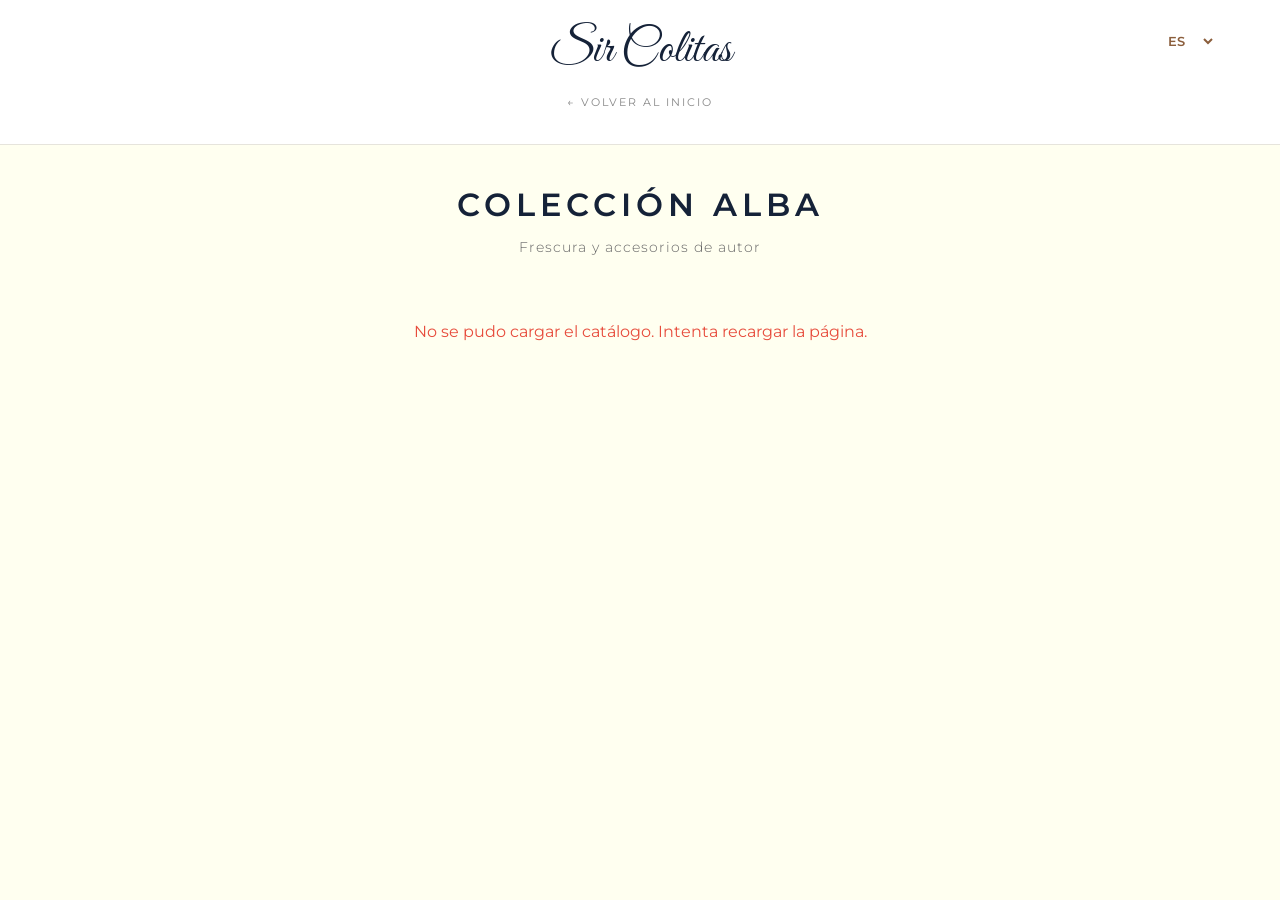
<file: alba.html>
<!DOCTYPE html>
<html lang="es">
<head>
    <meta charset="UTF-8">
    <meta name="viewport" content="width=device-width, initial-scale=1.0">
    <title>Colección Alba - Sir Colitas</title>
    <link href="https://fonts.googleapis.com/css2?family=Great+Vibes&family=Montserrat:wght@300;400;600&display=swap" rel="stylesheet">
    <link rel="stylesheet" href="estilos.css">
</head>
<body>

<header>
    <div class="lang-floater">
        <select id="lang-selector" class="lang-select" onchange="changeLanguage(this.value)">
            <option value="es">ES</option>
            <option value="en">EN</option>
        </select>
    </div>

    <a href="index.html" class="logo-text" style="text-decoration: none;">
        Sir Colitas
    </a>
    <div class="back-nav">
        <a href="index.html" data-i18n="back_home">&larr; Volver al Inicio</a>
    </div>
</header>

<div class="container">
    <h1 class="page-title" data-i18n="page_title">Colección Alba</h1>
    <p class="page-subtitle" data-i18n="page_subtitle">Frescura y accesorios</p>

    <div id="products-container" class="products-grid">
        <p style="text-align:center; color:#888; grid-column: 1/-1;">Cargando productos...</p>
    </div>
</div>

<div id="cart-bar" class="cart-bar">
    <div><span data-i18n="cart_text">Productos en selección:</span> <span id="cart-count">0</span></div>
    <a href="carrito.html" class="btn-go-cart" data-i18n="go_cart">Ir al Carrito</a>
</div>

<script src="carrito.js"></script>
<script src="catalogo.js"></script>
<script>
    const translations = {
        'es': {
            'back_home': '← Volver al Inicio',
            'page_title': 'Colección Alba',
            'page_subtitle': 'Frescura y accesorios de autor',
            'choose_size': 'Elegir Talla:',
            'quantity': 'Cantidad:',
            'add_btn': 'Añadir al pedido',
            'size_guide': 'Ver Guía de Tallas',
            'cart_text': 'Productos en selección:',
            'go_cart': 'Ir al Carrito',
            'alert_added': '¡Agregado!',
            'size_prefix': 'Talla'
        },
        'en': {
            'back_home': '← Back to Home',
            'page_title': 'Alba Collection',
            'page_subtitle': 'Freshness and signature accessories',
            'choose_size': 'Choose Size:',
            'quantity': 'Quantity:',
            'add_btn': 'Add to Order',
            'size_guide': 'View Size Guide',
            'cart_text': 'Items in selection:',
            'go_cart': 'Go to Cart',
            'alert_added': 'Added!',
            'size_prefix': 'Size'
        }
    };

    document.addEventListener('DOMContentLoaded', () => {
        loadCatalog('alba', 'Colección Alba');
    });
</script>
</body>
</html>
</file>
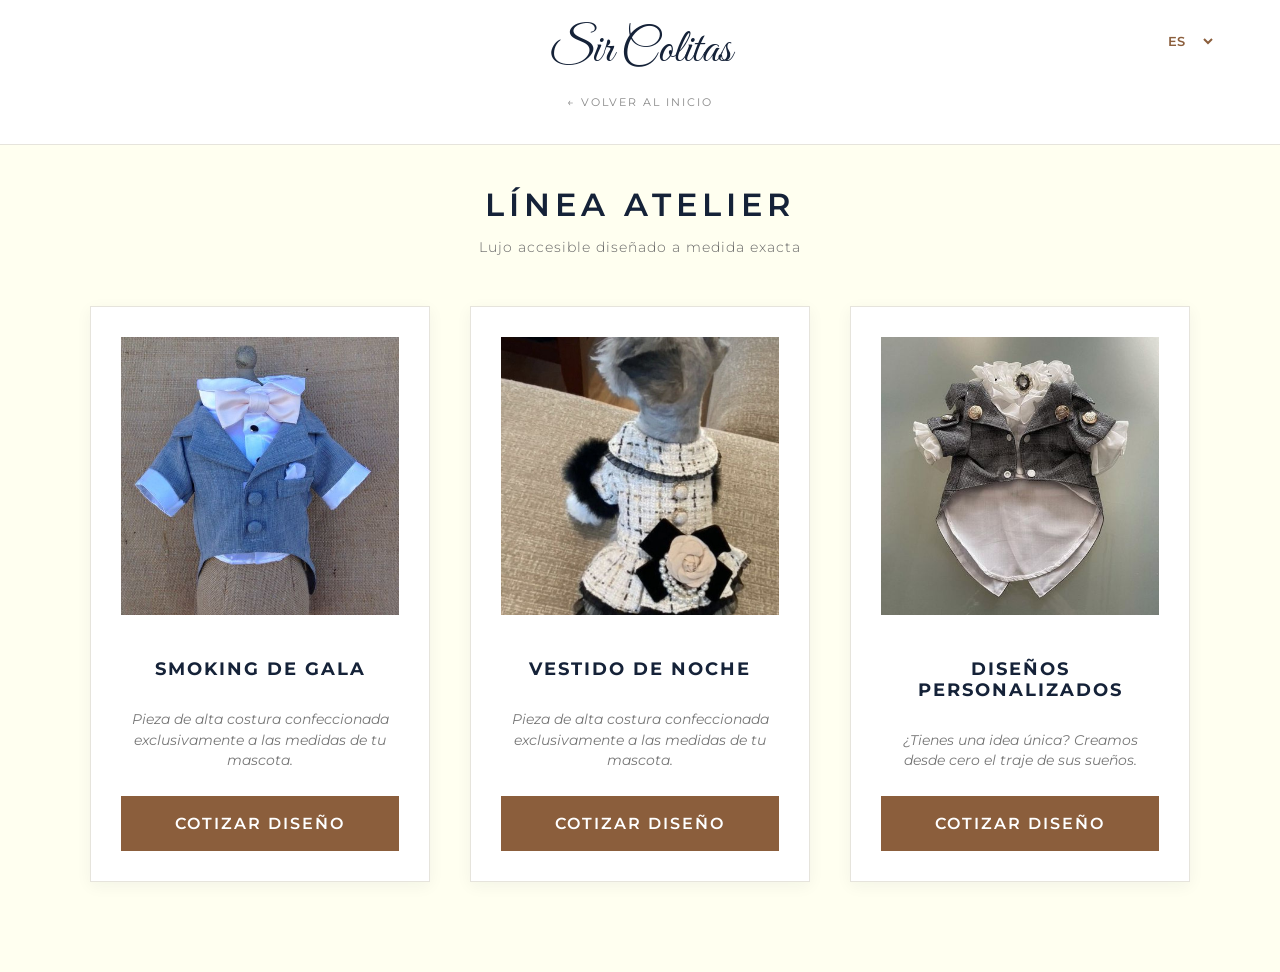
<file: atelier.html>
<!DOCTYPE html>
<html lang="es">
<head>
    <meta charset="UTF-8">
    <meta name="viewport" content="width=device-width, initial-scale=1.0">
    <title>Línea Atelier - Sir Colitas</title>
    <link href="https://fonts.googleapis.com/css2?family=Great+Vibes&family=Montserrat:wght@300;400;600&display=swap" rel="stylesheet">
    <link rel="stylesheet" href="estilos.css">
    <style>
        /* Ajustes propios de la página Atelier */
        body { padding-bottom: 50px; }

        .products-grid { justify-content: center; }

        .product-card {
            padding: 30px;
            display: flex;
            flex-direction: column;
            justify-content: space-between;
        }
        .product-card:hover { box-shadow: 0 10px 30px rgba(21, 34, 56, 0.1); }
        .product-card img { margin-bottom: 25px; }
        .product-card h3 { font-size: 1.1rem; letter-spacing: 2px; color: var(--oxford-blue); }

        .quote-msg {
            font-size: 0.85rem;
            color: #777;
            font-style: italic;
            margin: 10px 0 25px;
            line-height: 1.5;
            min-height: 40px;
        }

        .btn-quote {
            background: var(--leather-brown); color: white; border: none; padding: 18px;
            cursor: pointer; text-transform: uppercase; font-weight: 600; width: 100%;
            letter-spacing: 2px; transition: 0.3s; text-decoration: none; display: block;
            box-sizing: border-box;
        }
        .btn-quote:hover { background: var(--oxford-blue); }
    </style>
</head>
<body>

<header>
    <div class="lang-floater">
        <select id="lang-selector" class="lang-select" onchange="changeLanguage(this.value)">
            <option value="es">ES</option>
            <option value="en">EN</option>
        </select>
    </div>

    <a href="index.html" class="logo-text" style="text-decoration: none;">
        Sir Colitas
    </a>
    <div class="back-nav">
        <a href="index.html" data-i18n="back_home">&larr; Volver al Inicio</a>
    </div>
</header>

<div class="container">
    <h1 class="page-title" data-i18n="page_title">Línea Atelier</h1>
    <p class="page-subtitle" data-i18n="page_subtitle">Lujo accesible diseñado a medida exacta</p>

    <div class="products-grid">

        <div class="product-card">
            <img src="Smoking1.jpg" alt="Smoking" onerror="this.src='https://placehold.co/400x400/152238/F9F8F4/png?text=SMOKING'">
            <h3 data-i18n="prod_smoking">Smoking de Gala</h3>
            <p class="quote-msg" data-i18n="quote_text">
                Pieza de alta costura confeccionada exclusivamente a las medidas de tu mascota.
            </p>
            <a href="#" class="btn-quote" onclick="contactQuote('Smoking de Gala')" data-i18n="btn_quote">
                Cotizar Diseño
            </a>
        </div>

        <div class="product-card">
            <img src="Chanel 1.jpg" alt="Vestidos">
            <h3 data-i18n="prod_dress">Vestidos</h3>
            <p class="quote-msg" data-i18n="quote_text">
                Pieza de alta costura confeccionada exclusivamente a las medidas de tu mascota.
            </p>
            <a href="#" class="btn-quote" onclick="contactQuote('Vestidos')" data-i18n="btn_quote">
                Cotizar Diseño
            </a>
        </div>

        <div class="product-card">
            <img src="Traje europeo.jpg" alt="Diseño Personalizado">
            <h3 data-i18n="prod_custom">Diseños Personalizados</h3>
            <p class="quote-msg" data-i18n="quote_text_custom">
                ¿Tienes una idea única? Creamos desde cero el traje de sus sueños.
            </p>
            <a href="#" class="btn-quote" onclick="contactQuote('Diseño Personalizado')" data-i18n="btn_quote">
                Cotizar Diseño
            </a>
        </div>

    </div>
</div>

<script src="carrito.js"></script>
<script>
    const translations = {
        'es': {
            'back_home': '← Volver al Inicio',
            'page_title': 'Línea Atelier',
            'page_subtitle': 'Lujo accesible diseñado a medida exacta',
            'prod_smoking': 'Smoking de Gala',
            'prod_dress': 'Vestido de Noche',
            'prod_custom': 'Diseños Personalizados',
            'quote_text': 'Pieza de alta costura confeccionada exclusivamente a las medidas de tu mascota.',
            'quote_text_custom': '¿Tienes una idea única? Creamos desde cero el traje de sus sueños.',
            'btn_quote': 'Cotizar Diseño'
        },
        'en': {
            'back_home': '← Back to Home',
            'page_title': 'Atelier Line',
            'page_subtitle': 'Accessible luxury designed to exact measure',
            'prod_smoking': 'Gala Tuxedo',
            'prod_dress': 'Evening Dress',
            'prod_custom': 'Custom Designs',
            'quote_text': 'Haute couture piece tailored exclusively to your pet\'s measurements.',
            'quote_text_custom': 'Have a unique idea? We create the outfit of their dreams from scratch.',
            'btn_quote': 'Request Quote'
        }
    };

    function contactQuote(productName) {
        const lang = localStorage.getItem('sirColitasLang') || 'es';

        let finalName = productName;
        if (lang === 'en') {
            if (productName === 'Smoking de Gala') finalName = 'Gala Tuxedo';
            if (productName === 'Vestido de Noche') finalName = 'Evening Dress';
            if (productName === 'Diseño Personalizado') finalName = 'Custom Design';
        }

        let message = "";
        if (lang === 'es') {
            message = `Hola Sir Colitas, estoy interesado en cotizar una pieza de la Línea Atelier: *${finalName}* a medida.`;
        } else {
            message = `Hello Sir Colitas, I am interested in quoting a bespoke piece from the Atelier Line: *${finalName}*.`;
        }

        const url = "https://wa.me/51961743825?text=" + encodeURIComponent(message);
        window.open(url, '_blank');
    }
</script>
</body>
</html>
</file>
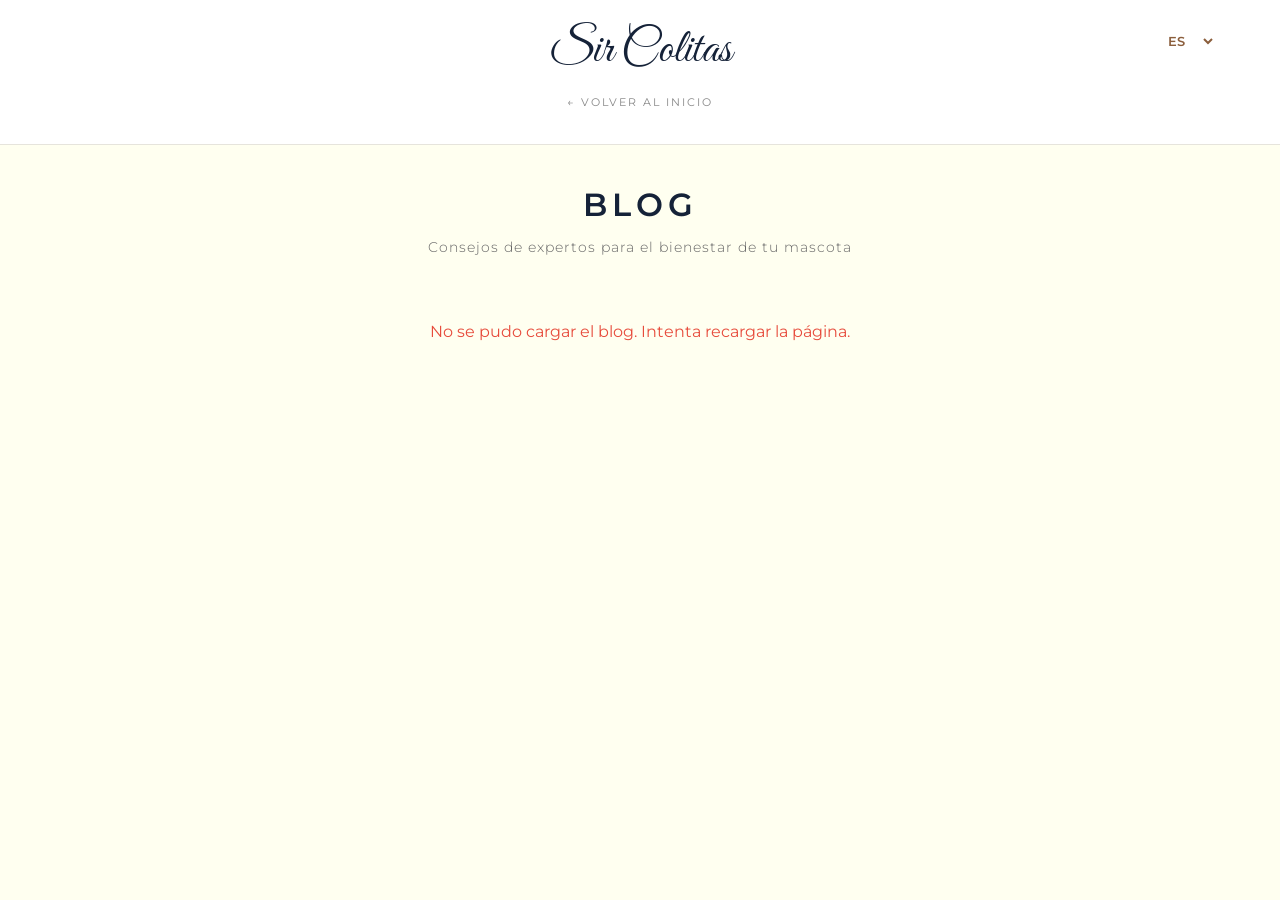
<file: blog.html>
<!DOCTYPE html>
<html lang="es">
<head>
    <meta charset="UTF-8">
    <meta name="viewport" content="width=device-width, initial-scale=1.0">
    <title>Blog - Sir Colitas</title>
    <link href="https://fonts.googleapis.com/css2?family=Great+Vibes&family=Montserrat:wght@300;400;600&display=swap" rel="stylesheet">
    <link rel="stylesheet" href="estilos.css">
</head>
<body>

<header>
    <div class="lang-floater">
        <select id="lang-selector" class="lang-select" onchange="changeLanguage(this.value)">
            <option value="es">ES</option>
            <option value="en">EN</option>
        </select>
    </div>

    <a href="index.html" class="logo-text" style="text-decoration: none;">
        Sir Colitas
    </a>
    <div class="back-nav">
        <a href="index.html" data-i18n="back_home">&larr; Volver al Inicio</a>
    </div>
</header>

<div class="container">
    <h1 class="page-title" data-i18n="page_title">Blog</h1>
    <p class="page-subtitle" data-i18n="page_subtitle">Consejos de expertos para el bienestar de tu mascota</p>

    <div id="posts-container" class="posts-grid">
        <p style="text-align:center; color:#888; grid-column: 1/-1;" data-i18n="loading">Cargando artículos...</p>
    </div>
</div>

<script src="carrito.js"></script>
<script src="catalogo.js"></script>
<script src="blog.js"></script>
<script>
    const translations = {
        'es': {
            'back_home': '← Volver al Inicio',
            'page_title': 'Blog',
            'page_subtitle': 'Consejos de expertos para el bienestar de tu mascota',
            'loading': 'Cargando artículos...',
            'no_posts': 'Todavía no hay artículos publicados. ¡Vuelve pronto!',
            'read_more': 'Leer más',
            'read_less': 'Leer menos'
        },
        'en': {
            'back_home': '← Back to Home',
            'page_title': 'Blog',
            'page_subtitle': 'Expert advice for your pet\'s wellbeing',
            'loading': 'Loading articles...',
            'no_posts': 'No articles published yet. Check back soon!',
            'read_more': 'Read more',
            'read_less': 'Read less'
        }
    };

    document.addEventListener('DOMContentLoaded', loadBlog);
</script>
</body>
</html>
</file>
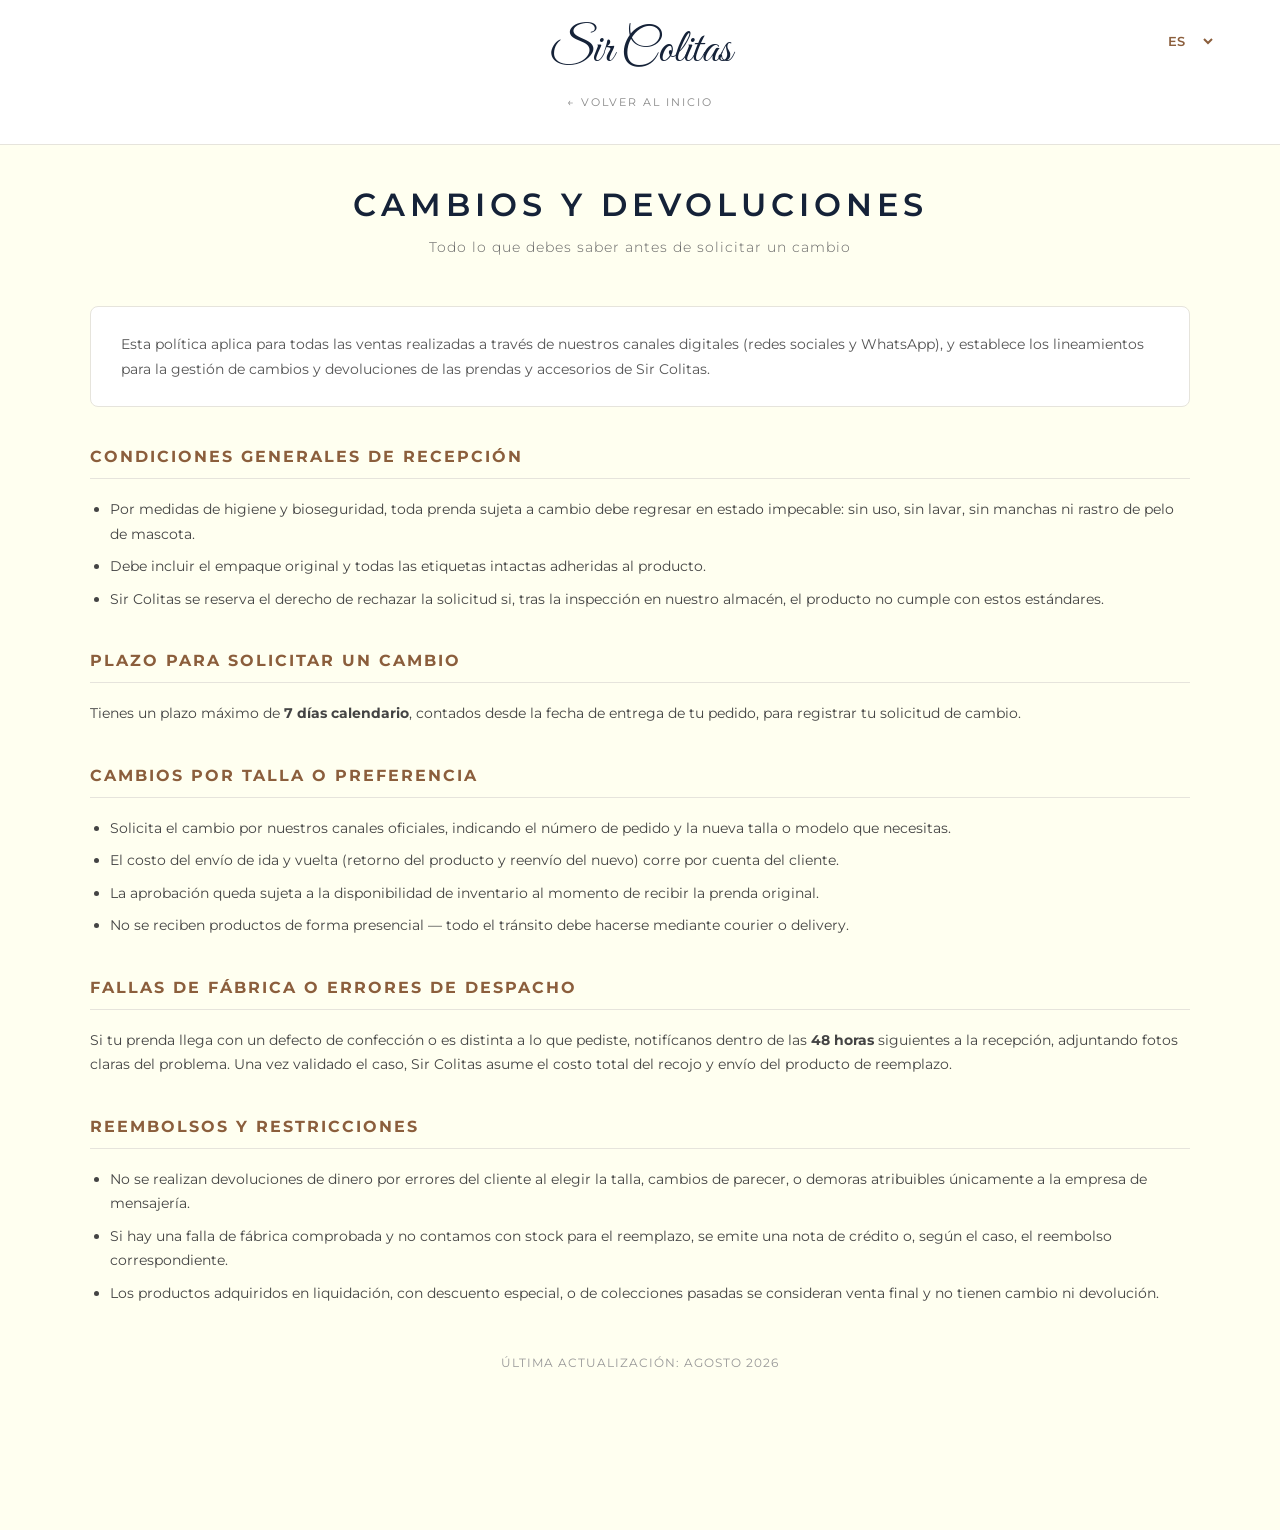
<file: cambios-devoluciones.html>
<!DOCTYPE html>
<html lang="es">
<head>
    <meta charset="UTF-8">
    <meta name="viewport" content="width=device-width, initial-scale=1.0">
    <title>Cambios y Devoluciones - Sir Colitas</title>
    <link href="https://fonts.googleapis.com/css2?family=Great+Vibes&family=Montserrat:wght@300;400;600&display=swap" rel="stylesheet">
    <link rel="stylesheet" href="estilos.css">
    <style>
        .policy-section { margin-bottom: 40px; }
        .policy-section h2 {
            font-size: 1rem; text-transform: uppercase; letter-spacing: 2px;
            color: var(--leather-brown); border-bottom: 1px solid var(--border-color);
            padding-bottom: 12px; margin-bottom: 18px;
        }
        .policy-section p, .policy-section li { font-size: 0.9rem; color: #444; line-height: 1.7; }
        .policy-section ul { padding-left: 20px; margin: 10px 0; }
        .policy-section li { margin-bottom: 8px; }
        .policy-intro {
            background: var(--white); border: 1px solid var(--border-color); border-radius: 8px;
            padding: 25px 30px; margin-bottom: 40px; font-size: 0.9rem; color: #555; line-height: 1.7;
        }
        .policy-updated { text-align: center; font-size: 0.75rem; color: #999; margin-top: 50px; letter-spacing: 1px; text-transform: uppercase; }
    </style>
</head>
<body>

<header>
    <div class="lang-floater">
        <select id="lang-selector" class="lang-select" onchange="changeLanguage(this.value)">
            <option value="es">ES</option>
            <option value="en">EN</option>
        </select>
    </div>

    <a href="index.html" class="logo-text" style="text-decoration: none;">
        Sir Colitas
    </a>
    <div class="back-nav">
        <a href="index.html" data-i18n="back_home">&larr; Volver al Inicio</a>
    </div>
</header>

<div class="container">
    <h1 class="page-title" data-i18n="page_title">Cambios y Devoluciones</h1>
    <p class="page-subtitle" data-i18n="page_subtitle">Todo lo que debes saber antes de solicitar un cambio</p>

    <div class="policy-intro" data-i18n="intro">
        Esta política aplica para todas las ventas realizadas a través de nuestros canales digitales (redes sociales y WhatsApp), y establece los lineamientos para la gestión de cambios y devoluciones de las prendas y accesorios de Sir Colitas.
    </div>

    <div class="policy-section">
        <h2 data-i18n="s1_title">Condiciones generales de recepción</h2>
        <ul>
            <li data-i18n="s1_1">Por medidas de higiene y bioseguridad, toda prenda sujeta a cambio debe regresar en estado impecable: sin uso, sin lavar, sin manchas ni rastro de pelo de mascota.</li>
            <li data-i18n="s1_2">Debe incluir el empaque original y todas las etiquetas intactas adheridas al producto.</li>
            <li data-i18n="s1_3">Sir Colitas se reserva el derecho de rechazar la solicitud si, tras la inspección en nuestro almacén, el producto no cumple con estos estándares.</li>
        </ul>
    </div>

    <div class="policy-section">
        <h2 data-i18n="s2_title">Plazo para solicitar un cambio</h2>
        <p data-i18n="s2_1">Tienes un plazo máximo de <strong>7 días calendario</strong>, contados desde la fecha de entrega de tu pedido, para registrar tu solicitud de cambio.</p>
    </div>

    <div class="policy-section">
        <h2 data-i18n="s3_title">Cambios por talla o preferencia</h2>
        <ul>
            <li data-i18n="s3_1">Solicita el cambio por nuestros canales oficiales, indicando el número de pedido y la nueva talla o modelo que necesitas.</li>
            <li data-i18n="s3_2">El costo del envío de ida y vuelta (retorno del producto y reenvío del nuevo) corre por cuenta del cliente.</li>
            <li data-i18n="s3_3">La aprobación queda sujeta a la disponibilidad de inventario al momento de recibir la prenda original.</li>
            <li data-i18n="s3_4">No se reciben productos de forma presencial — todo el tránsito debe hacerse mediante courier o delivery.</li>
        </ul>
    </div>

    <div class="policy-section">
        <h2 data-i18n="s4_title">Fallas de fábrica o errores de despacho</h2>
        <p data-i18n="s4_1">Si tu prenda llega con un defecto de confección o es distinta a lo que pediste, notifícanos dentro de las <strong>48 horas</strong> siguientes a la recepción, adjuntando fotos claras del problema. Una vez validado el caso, Sir Colitas asume el costo total del recojo y envío del producto de reemplazo.</p>
    </div>

    <div class="policy-section">
        <h2 data-i18n="s5_title">Reembolsos y restricciones</h2>
        <ul>
            <li data-i18n="s5_1">No se realizan devoluciones de dinero por errores del cliente al elegir la talla, cambios de parecer, o demoras atribuibles únicamente a la empresa de mensajería.</li>
            <li data-i18n="s5_2">Si hay una falla de fábrica comprobada y no contamos con stock para el reemplazo, se emite una nota de crédito o, según el caso, el reembolso correspondiente.</li>
            <li data-i18n="s5_3">Los productos adquiridos en liquidación, con descuento especial, o de colecciones pasadas se consideran venta final y no tienen cambio ni devolución.</li>
        </ul>
    </div>

    <p class="policy-updated" data-i18n="updated">Última actualización: Agosto 2026</p>
</div>

<script src="carrito.js"></script>
<script>
    const translations = {
        'es': {
            'back_home': '← Volver al Inicio',
            'page_title': 'Cambios y Devoluciones',
            'page_subtitle': 'Todo lo que debes saber antes de solicitar un cambio',
            'intro': 'Esta política aplica para todas las ventas realizadas a través de nuestros canales digitales (redes sociales y WhatsApp), y establece los lineamientos para la gestión de cambios y devoluciones de las prendas y accesorios de Sir Colitas.',
            's1_title': 'Condiciones generales de recepción',
            's1_1': 'Por medidas de higiene y bioseguridad, toda prenda sujeta a cambio debe regresar en estado impecable: sin uso, sin lavar, sin manchas ni rastro de pelo de mascota.',
            's1_2': 'Debe incluir el empaque original y todas las etiquetas intactas adheridas al producto.',
            's1_3': 'Sir Colitas se reserva el derecho de rechazar la solicitud si, tras la inspección en nuestro almacén, el producto no cumple con estos estándares.',
            's2_title': 'Plazo para solicitar un cambio',
            's2_1': 'Tienes un plazo máximo de <strong>7 días calendario</strong>, contados desde la fecha de entrega de tu pedido, para registrar tu solicitud de cambio.',
            's3_title': 'Cambios por talla o preferencia',
            's3_1': 'Solicita el cambio por nuestros canales oficiales, indicando el número de pedido y la nueva talla o modelo que necesitas.',
            's3_2': 'El costo del envío de ida y vuelta (retorno del producto y reenvío del nuevo) corre por cuenta del cliente.',
            's3_3': 'La aprobación queda sujeta a la disponibilidad de inventario al momento de recibir la prenda original.',
            's3_4': 'No se reciben productos de forma presencial — todo el tránsito debe hacerse mediante courier o delivery.',
            's4_title': 'Fallas de fábrica o errores de despacho',
            's4_1': 'Si tu prenda llega con un defecto de confección o es distinta a lo que pediste, notifícanos dentro de las <strong>48 horas</strong> siguientes a la recepción, adjuntando fotos claras del problema. Una vez validado el caso, Sir Colitas asume el costo total del recojo y envío del producto de reemplazo.',
            's5_title': 'Reembolsos y restricciones',
            's5_1': 'No se realizan devoluciones de dinero por errores del cliente al elegir la talla, cambios de parecer, o demoras atribuibles únicamente a la empresa de mensajería.',
            's5_2': 'Si hay una falla de fábrica comprobada y no contamos con stock para el reemplazo, se emite una nota de crédito o, según el caso, el reembolso correspondiente.',
            's5_3': 'Los productos adquiridos en liquidación, con descuento especial, o de colecciones pasadas se consideran venta final y no tienen cambio ni devolución.',
            'updated': 'Última actualización: Agosto 2026'
        },
        'en': {
            'back_home': '← Back to Home',
            'page_title': 'Exchanges & Returns',
            'page_subtitle': 'Everything you need to know before requesting an exchange',
            'intro': 'This policy applies to all sales made through our digital channels (social media and WhatsApp), and sets out the guidelines for managing exchanges and returns of Sir Colitas garments and accessories.',
            's1_title': 'General return conditions',
            's1_1': 'For hygiene and biosecurity reasons, any garment submitted for exchange must be returned in pristine condition: unused, unwashed, without stains or any trace of pet hair.',
            's1_2': 'It must include the original packaging and all tags intact and attached to the product.',
            's1_3': 'Sir Colitas reserves the right to reject the request if, after inspection at our warehouse, the product does not meet these standards.',
            's2_title': 'Timeframe to request an exchange',
            's2_1': 'You have a maximum of <strong>7 calendar days</strong>, counted from the delivery date of your order, to register your exchange request.',
            's3_title': 'Exchanges for size or preference',
            's3_1': 'Request the exchange through our official channels, providing your order number and the new size or model you need.',
            's3_2': 'The cost of shipping both ways (returning the product and sending the new one) is covered by the customer.',
            's3_3': 'Approval is subject to inventory availability at the time we receive the original garment.',
            's3_4': 'Products are not received in person — all transit must go through courier or delivery services.',
            's4_title': 'Factory defects or shipping errors',
            's4_1': 'If your garment arrives with a manufacturing defect or is different from what you ordered, notify us within <strong>48 hours</strong> of receiving it, attaching clear photos of the issue. Once validated, Sir Colitas covers the full cost of pickup and shipping of the replacement item.',
            's5_title': 'Refunds and restrictions',
            's5_1': 'No monetary refunds are issued for customer sizing errors, changes of mind, or delays solely attributable to the courier company.',
            's5_2': 'If a factory defect is confirmed and no replacement stock is available, a store credit note is issued or, where applicable, the corresponding refund.',
            's5_3': 'Products purchased during clearance sales, at special discounts, or from past-season collections are considered final sale and are not eligible for exchange or return.',
            'updated': 'Last updated: August 2026'
        }
    };
</script>
</body>
</html>
</file>
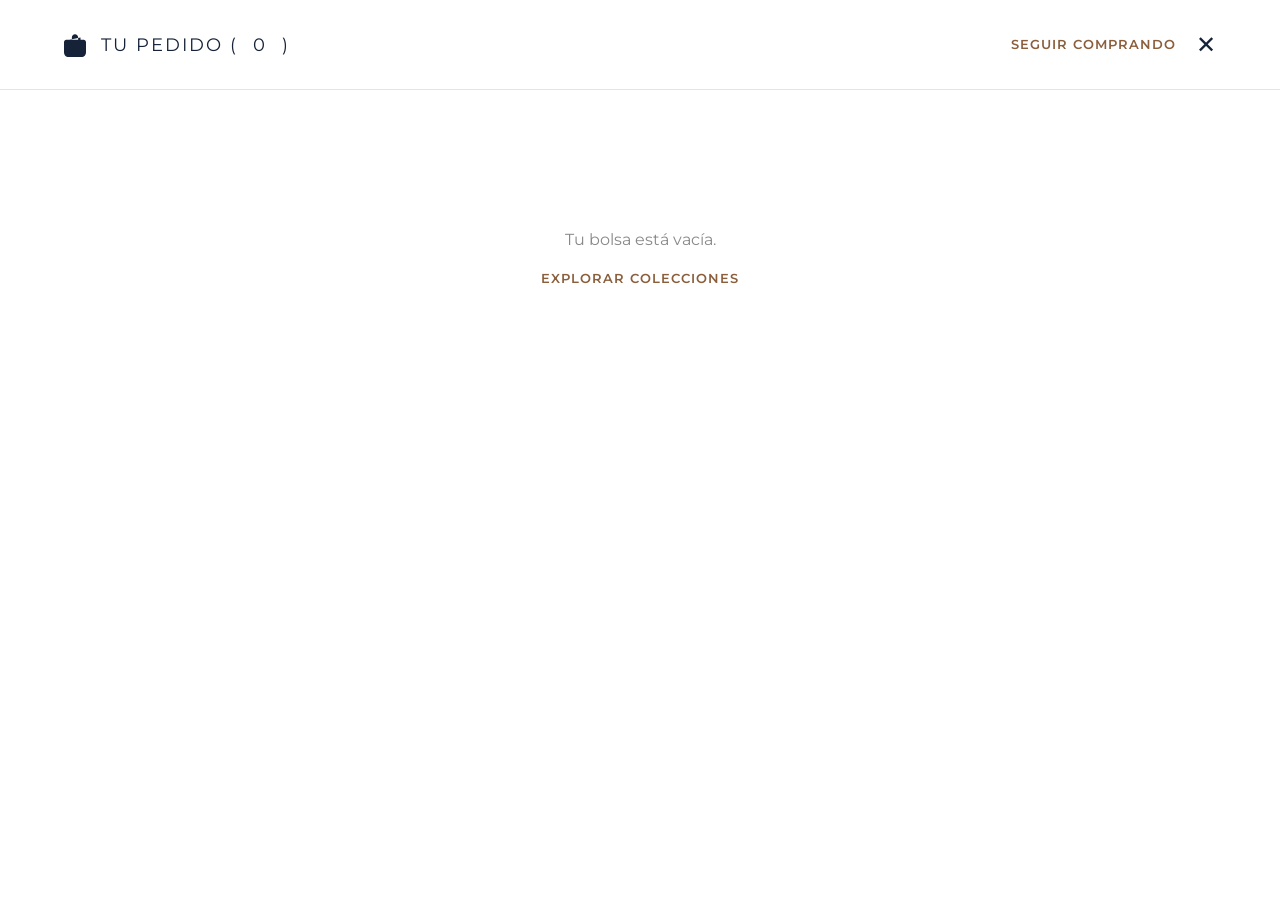
<file: carrito.html>
<!DOCTYPE html>
<html lang="es">
<head>
    <meta charset="UTF-8">
    <meta name="viewport" content="width=device-width, initial-scale=1.0">
    <title>Tu Selección - Sir Colitas</title>
    <link href="https://fonts.googleapis.com/css2?family=Montserrat:wght@300;400;600&display=swap" rel="stylesheet">
    <style>
        /* --- IDENTIDAD VISUAL --- */
        :root { 
            --oxford-blue: #152238; 
            --leather-brown: #8B5E3C; 
            --bone-cream: #FFFFF0; 
            --white: #FFFFFF;
            --border-color: #E6E4DC;
        }
        body { font-family: 'Montserrat', sans-serif; margin: 0; background-color: var(--white); color: var(--oxford-blue); }

        /* HEADER */
        .cart-header { display: flex; justify-content: space-between; align-items: center; padding: 30px 5%; border-bottom: 1px solid var(--border-color); }
        .cart-title { display: flex; align-items: center; gap: 15px; text-transform: uppercase; letter-spacing: 2px; font-size: 1.1rem; }
        .cart-title svg { width: 22px; fill: var(--oxford-blue); }
        
        .nav-buttons { display: flex; gap: 20px; align-items: center; }
        .continue-shopping { text-decoration: none; color: var(--leather-brown); font-size: 0.8rem; text-transform: uppercase; letter-spacing: 1px; font-weight: 600; }
        .close-cart { text-decoration: none; color: var(--oxford-blue); font-size: 1.5rem; }

        /* CONTENEDOR PRINCIPAL */
        .cart-container { max-width: 800px; margin: 0 auto; padding: 40px 5%; }

        /* LISTA DE ITEMS (DISEÑO SIN IMAGEN) */
        .cart-item { 
            display: grid; 
            /* Ahora solo 2 columnas: Detalles (Izquierda) y Precio/Acciones (Derecha) */
            grid-template-columns: 1fr auto; 
            gap: 20px; 
            padding: 25px 0; 
            border-bottom: 1px solid var(--border-color); 
        }

        .item-details { display: flex; flex-direction: column; gap: 5px; justify-content: center; }
        
        /* ESTILO NUEVO PARA LA MARCA */
        .item-brand {
            font-size: 0.7rem;
            text-transform: uppercase;
            letter-spacing: 2px;
            color: var(--leather-brown); /* Café Artesanal */
            font-weight: 600;
            margin: 0 0 5px 0;
        }

        .item-name { font-size: 1.1rem; font-weight: 600; margin: 0; color: var(--oxford-blue); }
        .item-meta { font-size: 0.85rem; color: #666; font-weight: 300; margin: 0; }
        .item-sku { font-size: 0.75rem; color: #999; text-transform: uppercase; margin-top: 8px; }

        /* CONTROLES CANTIDAD */
        .quantity-selector { display: flex; align-items: center; border: 1px solid var(--border-color); width: fit-content; margin-top: 15px; }
        .quantity-btn { background: none; border: none; padding: 8px 15px; cursor: pointer; color: var(--oxford-blue); transition: 0.3s; }
        .quantity-btn:hover { background: var(--bone-cream); color: var(--leather-brown); }
        .quantity-value { padding: 0 10px; font-size: 0.9rem; font-weight: 600; }

        /* LADO DERECHO (PRECIO) */
        .item-right { display: flex; flex-direction: column; justify-content: space-between; align-items: flex-end; }
        
        .delete-btn { background: none; border: none; cursor: pointer; color: #ccc; transition: 0.3s; margin-bottom: 10px; }
        .delete-btn:hover { color: #e74c3c; }
        .delete-btn svg { width: 16px; fill: currentColor; }
        
        .item-price { font-size: 1.2rem; font-weight: 400; color: var(--oxford-blue); letter-spacing: 1px; }

        /* RESUMEN */
        .cart-summary { margin-top: 40px; display: flex; flex-direction: column; align-items: flex-end; gap: 20px; padding-top: 20px; }
        .total-line { font-size: 1.3rem; text-transform: uppercase; letter-spacing: 2px; font-weight: 600; }
        
        .btn-checkout { 
            background: var(--oxford-blue); color: var(--white); border: none; padding: 20px 60px; 
            text-transform: uppercase; letter-spacing: 2px; font-weight: 600; cursor: pointer; 
            width: 100%; max-width: 350px; transition: 0.3s; 
        }
        .btn-checkout:hover { background: var(--leather-brown); }

        .empty-msg { text-align: center; padding: 100px 0; color: #888; }
        .clear-cart { font-size: 0.7rem; color: #aaa; text-decoration: underline; cursor: pointer; border: none; background: none; margin-top: 10px; }

        @media (max-width: 600px) {
            .cart-item { grid-template-columns: 1fr; gap: 15px; }
            .item-right { flex-direction: row; justify-content: space-between; align-items: center; border-top: 1px dashed #eee; padding-top: 15px; }
            .item-price { font-weight: 600; }
        }
    </style>
</head>
<body>

    <div class="cart-header">
        <div class="cart-title">
            <svg viewBox="0 0 448 512"><path d="M160 112c0-35.3 28.7-64 64-64s64 28.7 64 64v48H160V112zm-48 48H48c-26.5 0-48 21.5-48 48V416c0 53 43 96 96 96H352c53 0 96-43 96-96V208c0-26.5-21.5-48-48-48H336V112z"/></svg>
            TU PEDIDO ( <span id="cart-count">0</span> )
        </div>
        <div class="nav-buttons">
            <a href="index.html#colecciones" class="continue-shopping">Seguir Comprando</a>
            <a href="index.html" class="close-cart">✕</a>
        </div>
    </div>

    <div class="cart-container">
        <div id="cart-items-list"></div>

        <div id="cart-footer" style="display: none;">
            <div class="cart-summary">
                <div class="total-line">TOTAL: <span id="cart-total">S/ 0.00</span></div>
                <button class="btn-checkout" onclick="processCheckout()">Confirmar Pedido</button>
                <button class="clear-cart" onclick="clearCart()">Vaciar cesta</button>
            </div>
        </div>

        <div id="empty-cart-msg" class="empty-msg" style="display: none;">
            Tu bolsa está vacía. <br><br>
            <a href="index.html#colecciones" class="continue-shopping">Explorar Colecciones</a>
        </div>
    </div>

    <script>
        function renderCart() {
            const cart = JSON.parse(localStorage.getItem('sirColitasCart')) || [];
            
            const container = document.getElementById('cart-items-list');
            const countElem = document.getElementById('cart-count');
            const totalElem = document.getElementById('cart-total');
            const footer = document.getElementById('cart-footer');
            const emptyMsg = document.getElementById('empty-cart-msg');

            countElem.innerText = cart.length;

            if (cart.length === 0) {
                container.innerHTML = '';
                footer.style.display = 'none';
                emptyMsg.style.display = 'block';
                return;
            }

            emptyMsg.style.display = 'none';
            footer.style.display = 'block';
            container.innerHTML = '';

            let total = 0;

            cart.forEach((item, index) => {
                const itemTotal = item.price * (item.quantity || 1);
                total += itemTotal;

                // Renderizado SIN IMAGEN
                container.innerHTML += `
                    <div class="cart-item">
                        <div class="item-details">
                            <p class="item-brand">SIR COLITAS</p>
                            
                            <h3 class="item-name">${item.name}</h3>
                            
                            <p class="item-meta">Talla: <strong>${item.size || 'Estándar'}</strong></p>
                            <p class="item-meta">Colección: ${item.color || 'Clásica'}</p>
                            
                            <p class="item-sku">REF: SC-${202600 + index}</p>
                            
                            <div class="quantity-selector">
                                <button class="quantity-btn" onclick="updateQty(${index}, -1)">−</button>
                                <span class="quantity-value">${item.quantity || 1}</span>
                                <button class="quantity-btn" onclick="updateQty(${index}, 1)">+</button>
                            </div>
                        </div>

                        <div class="item-right">
                            <button class="delete-btn" onclick="removeItem(${index})" title="Eliminar del pedido">
                                <svg viewBox="0 0 448 512"><path d="M135.2 17.7L128 32H32C14.3 32 0 46.3 0 64S14.3 96 32 96H416c17.7 0 32-14.3 32-32s-14.3-32-32-32H320l-7.2-14.3C307.4 6.8 296.3 0 284.2 0H163.8c-12.1 0-23.2 6.8-28.6 17.7zM416 128H32L53.2 467c1.6 25.3 22.6 45 47.9 45H346.9c25.3 0 46.3-19.7 47.9-45L416 128z"/></svg>
                            </button>
                            <div class="item-price">S/ ${itemTotal.toFixed(2)}</div>
                        </div>
                    </div>
                `;
            });

            totalElem.innerText = `S/ ${total.toFixed(2)}`;
        }

        function updateQty(index, change) {
            let cart = JSON.parse(localStorage.getItem('sirColitasCart'));
            cart[index].quantity = (cart[index].quantity || 1) + change;
            if (cart[index].quantity < 1) cart[index].quantity = 1;
            localStorage.setItem('sirColitasCart', JSON.stringify(cart));
            renderCart();
        }

        function removeItem(index) {
            let cart = JSON.parse(localStorage.getItem('sirColitasCart'));
            cart.splice(index, 1);
            localStorage.setItem('sirColitasCart', JSON.stringify(cart));
            renderCart();
        }

        function clearCart() {
            if(confirm('¿Estás seguro de vaciar la bolsa?')) {
                localStorage.removeItem('sirColitasCart');
                renderCart();
            }
        }

        function processCheckout() {
            const cart = JSON.parse(localStorage.getItem('sirColitasCart')) || [];
            if(cart.length === 0) return;

            let mensaje = "Hola Sir Colitas, me gustaría confirmar el siguiente pedido:\n\n";
            cart.forEach(item => {
                mensaje += `▪ ${item.name} (${item.size})\n   Cant: ${item.quantity} | Subtotal: S/ ${(item.price * item.quantity).toFixed(2)}\n`;
            });
            const total = document.getElementById('cart-total').innerText;
            mensaje += `\n----------------\n*TOTAL A PAGAR: ${total}*`;
            
            const url = "https://wa.me/51961743825?text=" + encodeURIComponent(mensaje);
            window.open(url, '_blank');
        }

        document.addEventListener('DOMContentLoaded', renderCart);
    </script>
</body>
</html>
</file>
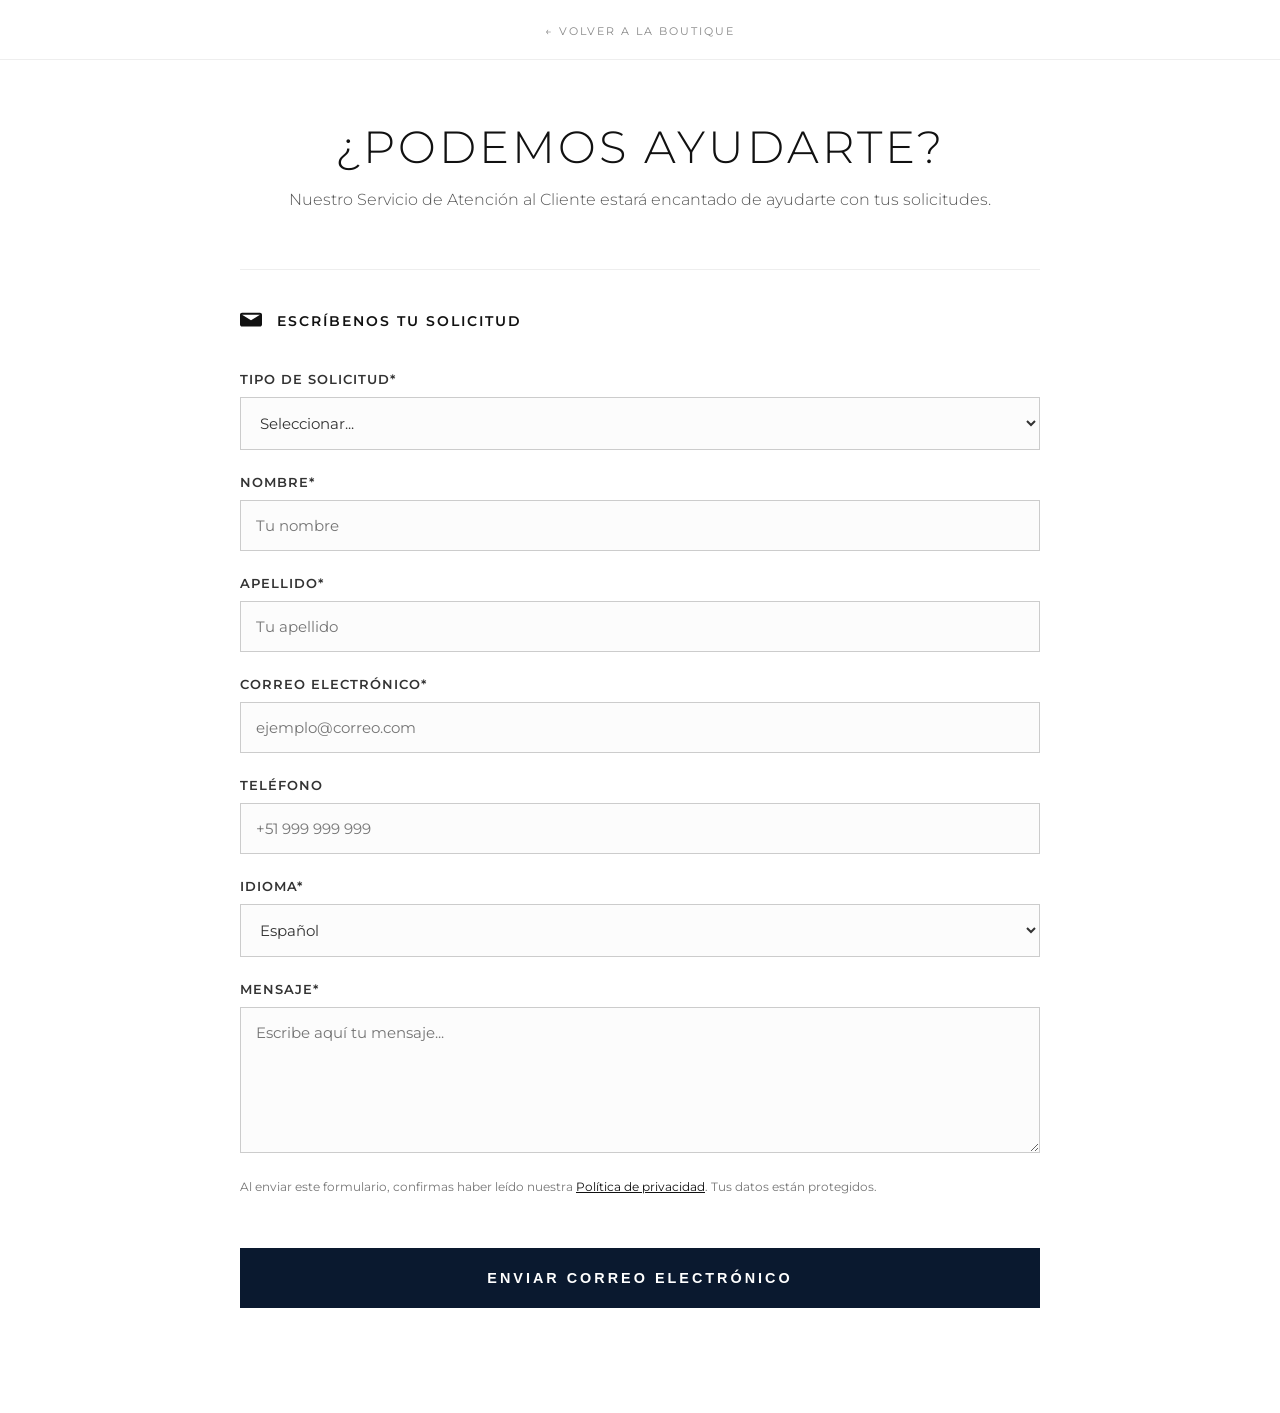
<file: contacto.html>
<!DOCTYPE html>
<html lang="es">
<head>
    <meta charset="UTF-8">
    <meta name="viewport" content="width=device-width, initial-scale=1.0">
    <title>Contacto - Sir Colitas</title>
    <link href="https://fonts.googleapis.com/css2?family=Montserrat:wght@300;400;600&display=swap" rel="stylesheet">
    <style>
        :root { --primary: #0A192F; --gold: #C5A059; --dark: #111111; --light-gray: #fcfcfc; --border: #ccc; }
        body { font-family: 'Montserrat', sans-serif; margin: 0; background: white; color: var(--dark); }
        
        /* HEADER SIMPLE */
        header { padding: 20px; text-align: center; border-bottom: 1px solid #eee; }
        .back-link { font-size: 0.7rem; text-transform: uppercase; letter-spacing: 2px; text-decoration: none; color: #888; transition: 0.3s; }
        .back-link:hover { color: var(--gold); }

        /* CONTENEDOR PRINCIPAL */
        .container { max-width: 800px; margin: 60px auto; padding: 0 40px; }
        
        h1 { font-weight: 300; font-size: 2.8rem; text-align: center; letter-spacing: 3px; text-transform: uppercase; margin-bottom: 15px; color: var(--dark); }
        .intro-text { text-align: center; color: #555; font-size: 1rem; margin-bottom: 60px; font-weight: 300; }

        /* SECCIÓN DEL FORMULARIO */
        .form-section { border-top: 1px solid #eee; padding-top: 40px; }
        
        .section-header { 
            display: flex; align-items: center; gap: 15px; 
            font-size: 0.9rem; letter-spacing: 2px; text-transform: uppercase; 
            margin-bottom: 40px; font-weight: 600; color: var(--dark);
        }
        .section-header svg { width: 22px; fill: var(--dark); }

        .form-group { margin-bottom: 25px; display: flex; flex-direction: column; }
        
        label { font-size: 0.8rem; font-weight: 600; text-transform: uppercase; margin-bottom: 10px; letter-spacing: 1px; color: #333; }
        
        input, select, textarea { 
            width: 100%; padding: 15px; border: 1px solid var(--border); 
            font-family: 'Montserrat'; font-size: 0.95rem; outline: none; transition: 0.3s;
            box-sizing: border-box; background-color: var(--light-gray); color: #333;
        }
        
        input:focus, select:focus, textarea:focus { 
            border-color: var(--dark); background-color: #fff; 
        }

        /* BOTÓN DE ENVÍO */
        .submit-btn {
            background: var(--primary); color: white; border: none; width: 100%; 
            padding: 22px; font-weight: 600; text-transform: uppercase; letter-spacing: 3px;
            cursor: pointer; margin-top: 40px; font-size: 0.9rem; transition: 0.3s;
        }
        .submit-btn:hover { background: var(--gold); }
        .submit-btn:disabled { background: #ccc; cursor: not-allowed; }

        /* MENSAJES DE ESTADO */
        #result { text-align: center; margin-top: 25px; font-weight: 600; font-size: 0.9rem; padding: 10px; border-radius: 4px; }
        
        /* TEXTO LEGAL */
        .legal-text { font-size: 0.75rem; color: #777; margin-top: 20px; line-height: 1.5; }
        .legal-text a { color: var(--dark); text-decoration: underline; }
    </style>
</head>
<body>

    <header>
        <a href="index.html" class="back-link">&larr; Volver a la boutique</a>
    </header>

    <div class="container">
        <h1>¿Podemos Ayudarte?</h1>
        <p class="intro-text">Nuestro Servicio de Atención al Cliente estará encantado de ayudarte con tus solicitudes.</p>

        <form action="https://api.web3forms.com/submit" method="POST" id="form" class="form-section">
            
            <input type="hidden" name="access_key" value="2ae5aa73-4853-429d-b045-7867c19f5695">
            
            <input type="hidden" name="subject" value="Nueva Solicitud - Web Sir Colitas">
            <input type="hidden" name="from_name" value="Boutique Sir Colitas">

            <div class="section-header">
                <svg viewBox="0 0 512 512"><path d="M48 64C21.5 64 0 85.5 0 112V336c0 26.5 21.5 48 48 48H464c26.5 0 48-21.5 48-48V112c0-26.5-21.5-48-48-48H48zM48 112H464L256 240 48 112z"/></svg>
                Escríbenos tu solicitud
            </div>

            <div class="form-group">
                <label>Tipo de solicitud*</label>
                <select name="tipo_solicitud" required>
                    <option value="">Seleccionar...</option>
                    <option value="Informacion Pedido">Información sobre pedido</option>
                    <option value="Atelier">Cotización Atelier</option>
                    <option value="Tallas">Consulta de Tallas</option>
                    <option value="Otro">Otro asunto</option>
                </select>
            </div>

            <div class="form-group">
                <label>Nombre*</label>
                <input type="text" name="nombre" required placeholder="Tu nombre">
            </div>

            <div class="form-group">
                <label>Apellido*</label>
                <input type="text" name="apellido" required placeholder="Tu apellido">
            </div>

            <div class="form-group">
                <label>Correo electrónico*</label>
                <input type="email" name="email" required placeholder="ejemplo@correo.com">
            </div>

            <div class="form-group">
                <label>Teléfono</label>
                <input type="tel" name="telefono" placeholder="+51 999 999 999">
            </div>

            <div class="form-group">
                <label>Idioma*</label>
                <select name="idioma" required>
                    <option value="Español">Español</option>
                    <option value="Ingles">Inglés</option>
                </select>
            </div>

            <div class="form-group">
                <label>Mensaje*</label>
                <textarea name="mensaje" rows="6" required placeholder="Escribe aquí tu mensaje..."></textarea>
            </div>

            <p class="legal-text">
                Al enviar este formulario, confirmas haber leído nuestra <a href="#">Política de privacidad</a>. Tus datos están protegidos.
            </p>

            <button type="submit" class="submit-btn" id="submit-button">ENVIAR CORREO ELECTRÓNICO</button>
            <div id="result"></div>
        </form>
    </div>

    <script>
        const form = document.getElementById('form');
        const result = document.getElementById('result');
        const btn = document.getElementById('submit-button');

        form.addEventListener('submit', function(e) {
            e.preventDefault();
            
            // Cambiar estado del botón
            btn.innerHTML = "ENVIANDO...";
            btn.disabled = true;
            result.innerHTML = "";

            const formData = new FormData(form);
            const object = Object.fromEntries(formData);
            const json = JSON.stringify(object);

            fetch('https://api.web3forms.com/submit', {
                    method: 'POST',
                    headers: {
                        'Content-Type': 'application/json',
                        'Accept': 'application/json'
                    },
                    body: json
                })
                .then(async (response) => {
                    let json = await response.json();
                    if (response.status == 200) {
                        result.innerHTML = "¡GRACIAS! TU MENSAJE HA SIDO ENVIADO CORRECTAMENTE.";
                        result.style.color = "#2ecc71"; // Verde éxito
                        form.reset();
                        btn.innerHTML = "ENVIADO";
                    } else {
                        console.log(response);
                        result.innerHTML = json.message;
                        result.style.color = "#e74c3c"; // Rojo error
                        btn.innerHTML = "REINTENTAR";
                        btn.disabled = false;
                    }
                })
                .catch(error => {
                    console.log(error);
                    result.innerHTML = "HUBO UN ERROR DE CONEXIÓN. INTÉNTALO DE NUEVO.";
                    result.style.color = "#e74c3c";
                    btn.innerHTML = "REINTENTAR";
                    btn.disabled = false;
                });
        });
    </script>
</body>
</html>
</file>
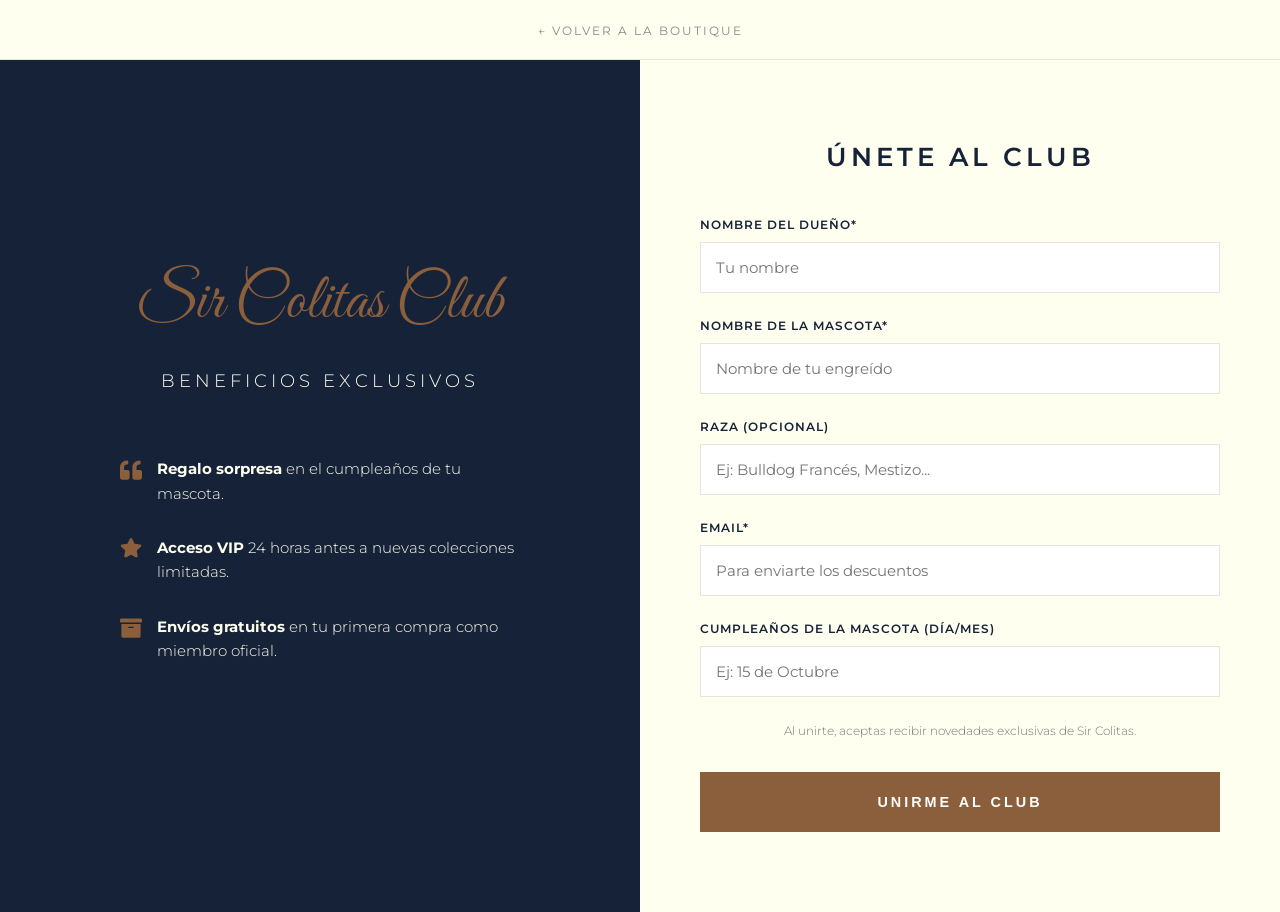
<file: cuenta.html>
<!DOCTYPE html>
<html lang="es">
<head>
    <meta charset="UTF-8">
    <meta name="viewport" content="width=device-width, initial-scale=1.0">
    <title>Unirse al Club - Sir Colitas</title>
    <link href="https://fonts.googleapis.com/css2?family=Montserrat:wght@300;400;600&display=swap" rel="stylesheet">
    <link href="https://fonts.googleapis.com/css2?family=Great+Vibes&display=swap" rel="stylesheet">
    <style>
        :root { 
            --oxford-blue: #152238; 
            --leather-brown: #8B5E3C; 
            --bone-cream: #FFFFF0; 
            --white: #FFFFFF;
            --border-color: #E6E4DC;
        }

        body { 
            font-family: 'Montserrat', sans-serif; 
            margin: 0; 
            background: var(--bone-cream); 
            color: var(--oxford-blue); 
        }
        
        header { 
            padding: 20px; 
            text-align: center; 
            border-bottom: 1px solid var(--border-color); 
            background: var(--bone-cream);
        }
        
        .back-link { 
            font-size: 0.75rem; 
            text-transform: uppercase; 
            letter-spacing: 2px; 
            text-decoration: none; 
            color: #888; 
            transition: 0.3s; 
        }
        .back-link:hover { color: var(--leather-brown); }

        .page-wrapper { display: flex; min-height: 85vh; }

        .benefits-side {
            flex: 1; 
            background: var(--oxford-blue);
            color: var(--bone-cream); 
            padding: 60px;
            display: flex; 
            flex-direction: column; 
            justify-content: center; 
            align-items: center; 
            text-align: center;
        }
        
        .benefits-side h2 { 
            font-family: 'Great Vibes', cursive; 
            font-size: 4rem; 
            color: var(--leather-brown);
            margin: 0 0 10px 0; 
            font-weight: normal; 
        }
        
        .benefits-side h3 { 
            text-transform: uppercase; 
            letter-spacing: 4px; 
            font-size: 1.1rem; 
            margin-bottom: 50px; 
            color: var(--bone-cream);
            font-weight: 300;
        }
        
        .benefit-list { list-style: none; padding: 0; text-align: left; max-width: 400px; }
        .benefit-list li { 
            margin-bottom: 30px; 
            display: flex; 
            align-items: flex-start; 
            gap: 15px; 
            font-size: 0.95rem; 
            font-weight: 300; 
            line-height: 1.6; 
        }
        
        .benefit-list svg { 
            width: 22px; 
            min-width: 22px; 
            fill: var(--leather-brown); 
            margin-top: 2px; 
        }

        .forms-side {
            flex: 1; 
            padding: 60px; 
            display: flex; 
            flex-direction: column;
            justify-content: center; 
            max-width: 550px; 
            margin: 0 auto; 
            width: 100%;
        }

        .form-title { 
            text-align: center; 
            font-size: 1.6rem; 
            text-transform: uppercase; 
            letter-spacing: 4px; 
            margin-bottom: 45px; 
            color: var(--oxford-blue); 
            font-weight: 600;
        }

        .form-group { margin-bottom: 25px; }
        
        label { 
            display: block; 
            font-size: 0.75rem; 
            font-weight: 600; 
            text-transform: uppercase; 
            margin-bottom: 10px; 
            color: var(--oxford-blue); 
            letter-spacing: 1px; 
        }
        
        input { 
            width: 100%; 
            padding: 15px; 
            border: 1px solid var(--border-color); 
            font-family: 'Montserrat'; 
            font-size: 0.95rem; 
            outline: none; 
            box-sizing: border-box; 
            transition: 0.3s; 
            background-color: var(--white);
            color: var(--oxford-blue);
        }
        
        input:focus { 
            border-color: var(--leather-brown); 
            background-color: var(--white); 
        }

        .btn-submit {
            background: var(--leather-brown);
            color: var(--white); 
            border: none; 
            width: 100%; 
            padding: 22px; 
            font-weight: 600; 
            text-transform: uppercase; 
            letter-spacing: 3px;
            cursor: pointer; 
            margin-top: 20px; 
            transition: 0.3s; 
            font-size: 0.9rem;
        }
        
        .btn-submit:hover { 
            background: var(--oxford-blue); 
            transform: translateY(-2px);
        }

        .btn-submit:disabled { background: #ccc; cursor: not-allowed; transform: none; }

        .disclaimer { 
            font-size: 0.75rem; 
            color: #777; 
            margin-top: 25px; 
            line-height: 1.5; 
            text-align: center; 
            font-weight: 300;
        }

        @media (max-width: 900px) {
            .page-wrapper { flex-direction: column; }
            .benefits-side { padding: 60px 30px; }
            .forms-side { padding: 60px 30px; width: 100%; box-sizing: border-box; }
            .benefits-side h2 { font-size: 3rem; }
        }
    </style>
</head>
<body>
    <header>
        <a href="index.html" class="back-link">&larr; Volver a la boutique</a>
    </header>

    <div class="page-wrapper">
        <div class="benefits-side">
            <h2>Sir Colitas Club</h2>
            <h3>Beneficios Exclusivos</h3>
            <ul class="benefit-list">
                <li><svg viewBox="0 0 512 512"><path d="M464 256h-80v-64c0-35.3 28.7-64 64-64h8c13.3 0 24-10.7 24-24V56c0-13.3-10.7-24-24-24h-8c-88.4 0-160 71.6-160 160v240c0 26.5 21.5 48 48 48h128c26.5 0 48-21.5 48-48V304c0-26.5-21.5-48-48-48zm-288 0H96v-64c0-35.3 28.7-64 64-64h8c13.3 0 24-10.7 24-24V56c0-13.3-10.7-24-24-24h-8C71.6 32 0 103.6 0 192v240c0 26.5 21.5 48 48 48h128c26.5 0 48-21.5 48-48V304c0-26.5-21.5-48-48-48z"/></svg><span><strong>Regalo sorpresa</strong> en el cumpleaños de tu mascota.</span></li>
                <li><svg viewBox="0 0 576 512"><path d="M259.3 17.8L194 150.2 47.9 171.5c-26.2 3.8-36.7 36.1-17.7 54.6l105.7 103-25 145.5c-4.5 26.3 23.2 46 46.4 33.7L288 439.6l130.7 68.7c23.2 12.2 50.9-7.4 46.4-33.7l-25-145.5 105.7-103c19-18.5 8.5-50.8-17.7-54.6L382 150.2 316.7 17.8c-11.7-23.6-45.6-23.9-57.4 0z"/></svg><span><strong>Acceso VIP</strong> 24 horas antes a nuevas colecciones limitadas.</span></li>
                <li><svg viewBox="0 0 512 512"><path d="M32 448c0 17.7 14.3 32 32 32h384c17.7 0 32-14.3 32-32V160H32v288zm160-212c0-6.6 5.4-12 12-12h104c6.6 0 12 5.4 12 12v8c0 6.6-5.4 12-12 12H204c-6.6 0-12-5.4-12-12v-8zM480 32H32C14.3 32 0 46.3 0 64v48c0 8.8 7.2 16 16 16h480c8.8 0 16-7.2 16-16V64c0-17.7-14.3-32-32-32z"/></svg><span><strong>Envíos gratuitos</strong> en tu primera compra como miembro oficial.</span></li>
            </ul>
        </div>

        <div class="forms-side">
            <h2 class="form-title">Únete al Club</h2>
            <form id="register-form">
                <div class="form-group"><label>Nombre del Dueño*</label><input type="text" name="dueno_nombre" required placeholder="Tu nombre"></div>
                <div class="form-group"><label>Nombre de la Mascota*</label><input type="text" name="mascota_nombre" required placeholder="Nombre de tu engreído"></div>
                <div class="form-group"><label>Raza (Opcional)</label><input type="text" name="mascota_raza" placeholder="Ej: Bulldog Francés, Mestizo..."></div>
                <div class="form-group"><label>Email*</label><input type="email" name="email" required placeholder="Para enviarte los descuentos"></div>
                <div class="form-group"><label>Cumpleaños de la Mascota (Día/Mes)</label><input type="text" name="mascota_cumple" placeholder="Ej: 15 de Octubre" required></div>

                <p class="disclaimer">Al unirte, aceptas recibir novedades exclusivas de Sir Colitas.</p>
                <button type="submit" class="btn-submit" id="btn-register">UNIRME AL CLUB</button>
                <div id="register-result" style="text-align: center; margin-top: 20px; font-weight: 600; font-size: 0.85rem;"></div>
            </form>
        </div>
    </div>

    <script>
        const scriptURL = 'https://script.google.com/macros/s/AKfycbw266wvrnM3g2wbUcgNsEgvuI-TzIkR_h3A91reHtA8yIWv8DW_2zyMOL1JrB123TCabw/exec';
        const SECRET_KEY = 'SirColitas2026-CambiaEsto123';

        const form = document.getElementById('register-form');
        const regResult = document.getElementById('register-result');
        const btnRegister = document.getElementById('btn-register');

        form.addEventListener('submit', e => {
            e.preventDefault();
            btnRegister.disabled = true;
            btnRegister.innerHTML = "GUARDANDO...";
            regResult.innerHTML = "";

            const data = new FormData();
            data.append('secret', SECRET_KEY);
            data.append('Dueño', form.dueno_nombre.value);
            data.append('Mascota', form.mascota_nombre.value);
            data.append('Raza', form.mascota_raza.value);
            data.append('Email', form.email.value);
            data.append('Cumpleanos', form.mascota_cumple.value);

            fetch(scriptURL, { method: 'POST', body: data })
                .then(response => response.json())
                .then(result => {
                    if (result.result === 'success') {
                        regResult.innerHTML = "¡REGISTRO EXITOSO! BIENVENIDO.";
                        regResult.style.color = "#2ecc71";
                        btnRegister.innerHTML = "MIEMBRO REGISTRADO";
                        form.reset();
                    } else {
                        regResult.innerHTML = "HUBO UN PROBLEMA AL GUARDAR. INTÉNTALO DE NUEVO.";
                        regResult.style.color = "#e74c3c";
                        btnRegister.innerHTML = "UNIRME AL CLUB";
                        btnRegister.disabled = false;
                    }
                })
                .catch(error => {
                    regResult.innerHTML = "HUBO UN ERROR DE CONEXIÓN. INTÉNTALO DE NUEVO.";
                    regResult.style.color = "#e74c3c";
                    btnRegister.innerHTML = "UNIRME AL CLUB";
                    btnRegister.disabled = false;
                });
        });
    </script>
</body>
</html>
</file>
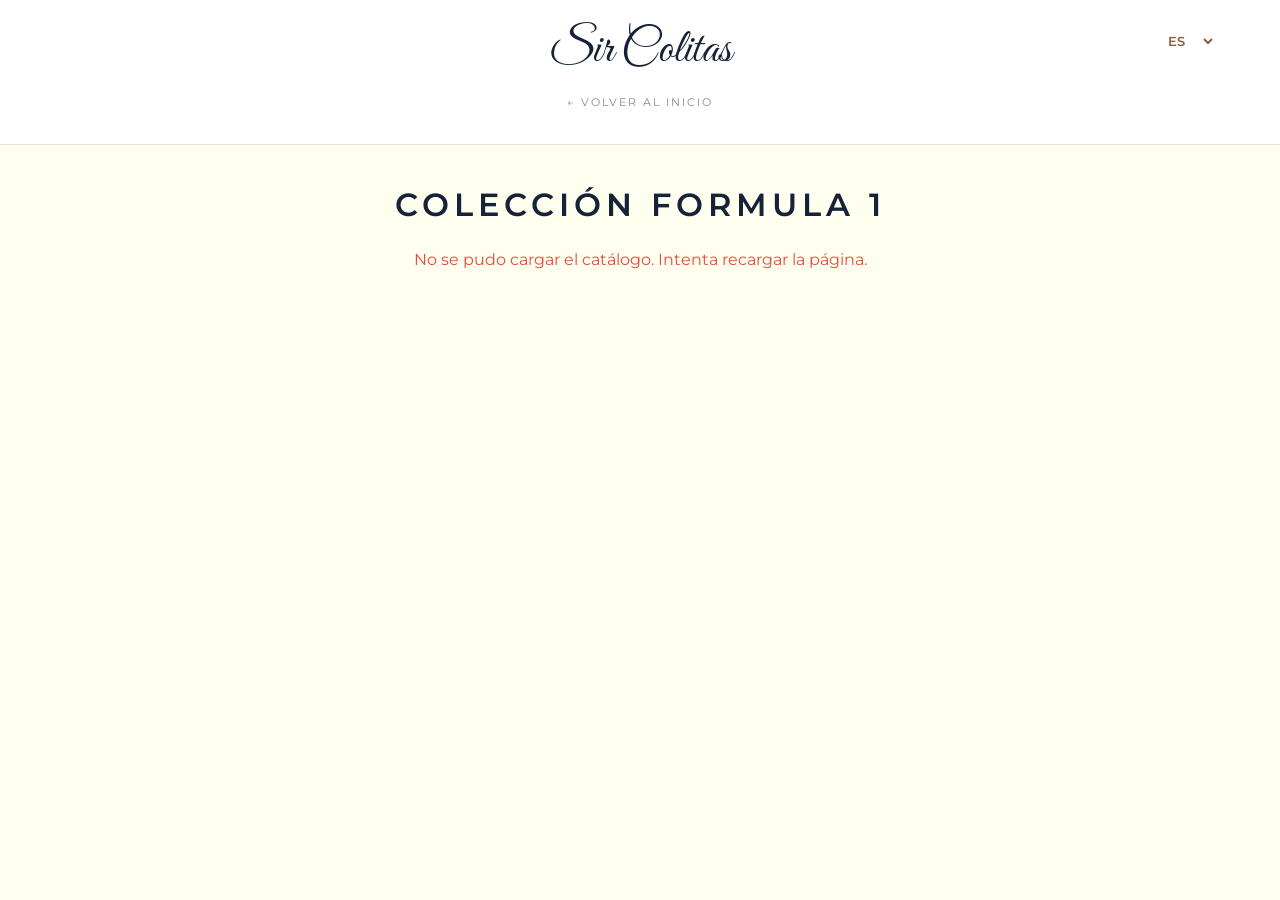
<file: formula1.html>
<!DOCTYPE html>
<html lang="es">
<head>
    <meta charset="UTF-8">
    <meta name="viewport" content="width=device-width, initial-scale=1.0">
    <title>Formula 1 - Sir Colitas</title>
    <link href="https://fonts.googleapis.com/css2?family=Great+Vibes&family=Montserrat:wght@300;400;600&display=swap" rel="stylesheet">
    <link rel="stylesheet" href="estilos.css">
</head>
<body>

<header>
    <div class="lang-floater">
        <select id="lang-selector" class="lang-select" onchange="changeLanguage(this.value)">
            <option value="es">ES</option>
            <option value="en">EN</option>
        </select>
    </div>

    <a href="index.html" class="logo-text" style="text-decoration: none;">
        Sir Colitas
    </a>
    <div class="back-nav">
        <a href="index.html" data-i18n="back_home">&larr; Volver al Inicio</a>
    </div>
</header>

<div class="container">
    <h1 class="page-title" data-i18n="page_title">Colección Formula 1</h1>

    <div id="products-container" class="products-grid">
        <p style="text-align:center; color:#888; grid-column: 1/-1;">Cargando productos...</p>
    </div>
</div>

<div id="cart-bar" class="cart-bar">
    <div><span data-i18n="cart_text">Productos en selección:</span> <span id="cart-count">0</span></div>
    <a href="carrito.html" class="btn-go-cart" data-i18n="go_cart">Ir al Carrito</a>
</div>

<script src="carrito.js"></script>
<script src="catalogo.js"></script>
<script>
    const translations = {
        'es': {
            'back_home': '← Volver al Inicio',
            'page_title': 'Colección Formula 1',
            'choose_size': 'Elegir Talla:',
            'quantity': 'Cantidad:',
            'add_btn': 'Añadir al pedido',
            'size_guide': 'Ver Guía de Tallas',
            'cart_text': 'Productos en selección:',
            'go_cart': 'Ir al Carrito',
            'alert_added': '¡Agregado!',
            'size_prefix': 'Talla'
        },
        'en': {
            'back_home': '← Back to Home',
            'page_title': 'Formula 1 Collection',
            'choose_size': 'Choose Size:',
            'quantity': 'Quantity:',
            'add_btn': 'Add to Order',
            'size_guide': 'View Size Guide',
            'cart_text': 'Items in selection:',
            'go_cart': 'Go to Cart',
            'alert_added': 'Added!',
            'size_prefix': 'Size'
        }
    };

    document.addEventListener('DOMContentLoaded', () => {
        loadCatalog('formula1', 'Formula 1');
    });
</script>
</body>
</html>
</file>
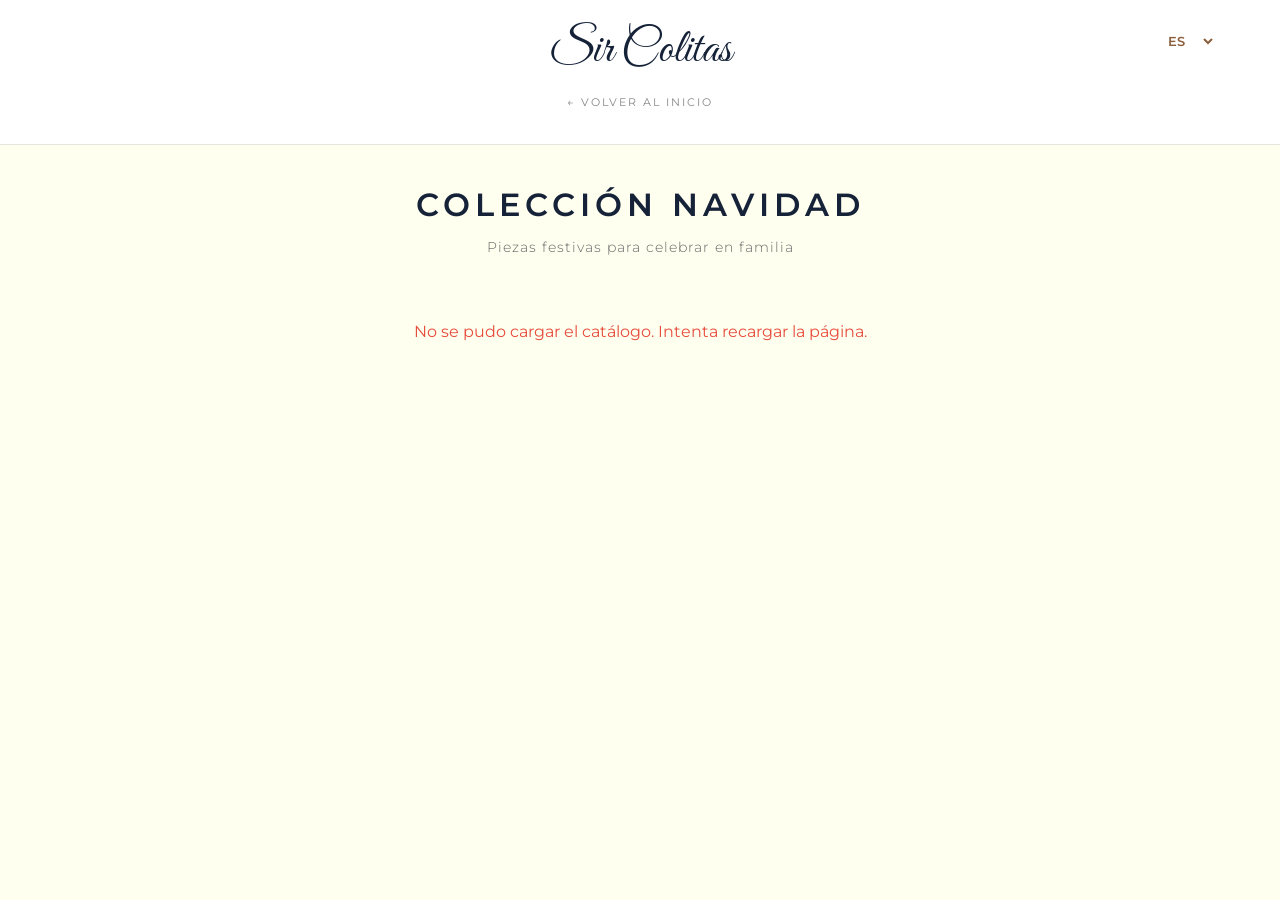
<file: navidad.html>
<!DOCTYPE html>
<html lang="es">
<head>
    <meta charset="UTF-8">
    <meta name="viewport" content="width=device-width, initial-scale=1.0">
    <title>Colección Navidad - Sir Colitas</title>
    <link href="https://fonts.googleapis.com/css2?family=Great+Vibes&family=Montserrat:wght@300;400;600&display=swap" rel="stylesheet">
    <link rel="stylesheet" href="estilos.css">
</head>
<body>

<header>
    <div class="lang-floater">
        <select id="lang-selector" class="lang-select" onchange="changeLanguage(this.value)">
            <option value="es">ES</option>
            <option value="en">EN</option>
        </select>
    </div>

    <a href="index.html" class="logo-text" style="text-decoration: none;">
        Sir Colitas
    </a>
    <div class="back-nav">
        <a href="index.html" data-i18n="back_home">&larr; Volver al Inicio</a>
    </div>
</header>

<div class="container">
    <h1 class="page-title" data-i18n="page_title">Colección Navidad</h1>
    <p class="page-subtitle" data-i18n="page_subtitle">Piezas festivas para celebrar en familia</p>

    <div id="products-container" class="products-grid">
        <p style="text-align:center; color:#888; grid-column: 1/-1;">Cargando productos...</p>
    </div>
</div>

<div id="cart-bar" class="cart-bar">
    <div><span data-i18n="cart_text">Productos en selección:</span> <span id="cart-count">0</span></div>
    <a href="carrito.html" class="btn-go-cart" data-i18n="go_cart">Ir al Carrito</a>
</div>

<script src="carrito.js"></script>
<script src="catalogo.js"></script>
<script>
    const translations = {
        'es': {
            'back_home': '← Volver al Inicio',
            'page_title': 'Colección Navidad',
            'page_subtitle': 'Piezas festivas para celebrar en familia',
            'choose_size': 'Elegir Talla:',
            'quantity': 'Cantidad:',
            'add_btn': 'Añadir al pedido',
            'size_guide': 'Ver Guía de Tallas',
            'cart_text': 'Productos en selección:',
            'go_cart': 'Ir al Carrito',
            'alert_added': '¡Agregado!',
            'size_prefix': 'Talla'
        },
        'en': {
            'back_home': '← Back to Home',
            'page_title': 'Christmas Collection',
            'page_subtitle': 'Festive pieces to celebrate with family',
            'choose_size': 'Choose Size:',
            'quantity': 'Quantity:',
            'add_btn': 'Add to Order',
            'size_guide': 'View Size Guide',
            'cart_text': 'Items in selection:',
            'go_cart': 'Go to Cart',
            'alert_added': 'Added!',
            'size_prefix': 'Size'
        }
    };

    document.addEventListener('DOMContentLoaded', () => {
        loadCatalog('navidad', 'Colección Navidad');
    });
</script>
</body>
</html>
</file>
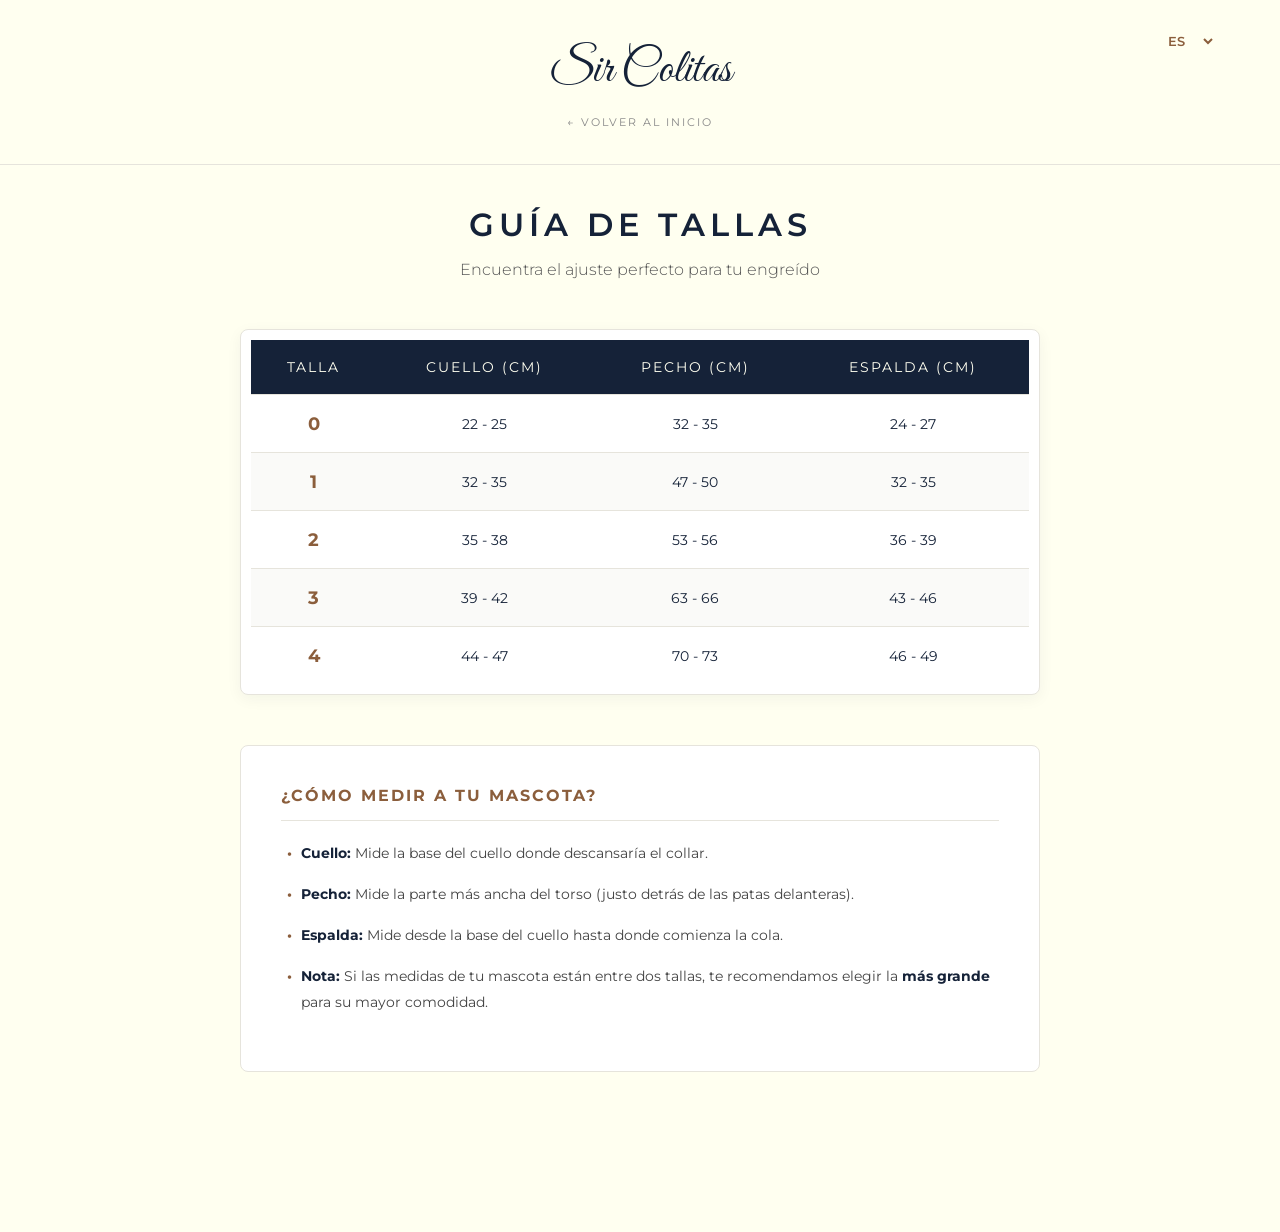
<file: tallas.html>
<!DOCTYPE html>
<html lang="es">
<head>
    <meta charset="UTF-8">
    <meta name="viewport" content="width=device-width, initial-scale=1.0">
    <title>Guía de Tallas - Sir Colitas</title>
    <link href="https://fonts.googleapis.com/css2?family=Great+Vibes&family=Montserrat:wght@300;400;600&display=swap" rel="stylesheet">
    <link rel="stylesheet" href="estilos.css">
    <style>
        /* Ajustes propios de la Guía de Tallas */
        header { padding: 40px 0 20px; background: var(--bone-cream); }
        .container { max-width: 800px; }

        .subtitle { text-align: center; font-weight: 300; color: #555; margin-bottom: 50px; font-size: 1rem; }

        .table-container {
            overflow-x: auto;
            background: var(--white);
            padding: 10px;
            border-radius: 8px;
            box-shadow: 0 4px 15px rgba(21, 34, 56, 0.05);
            border: 1px solid var(--border-color);
        }

        table { width: 100%; border-collapse: collapse; background: white; }

        th, td { padding: 18px; border-bottom: 1px solid var(--border-color); text-align: center; font-size: 0.9rem; }

        th {
            background: var(--oxford-blue);
            color: var(--bone-cream);
            text-transform: uppercase;
            letter-spacing: 2px;
            font-weight: 400;
        }

        td strong { color: var(--leather-brown); font-size: 1.1rem; }

        tr:last-child td { border-bottom: none; }
        tr:nth-child(even) { background-color: #fafaf8; }

        .tips {
            margin-top: 50px;
            padding: 40px;
            border: 1px solid var(--border-color);
            background: var(--white);
            border-radius: 8px;
        }

        .tips h3 {
            text-transform: uppercase;
            font-size: 1rem;
            letter-spacing: 2px;
            margin-top: 0;
            color: var(--leather-brown);
            border-bottom: 1px solid var(--border-color);
            padding-bottom: 15px;
            margin-bottom: 20px;
        }

        .tips ul { font-size: 0.9rem; color: #444; line-height: 1.8; list-style: none; padding: 0; }
        .tips ul li { margin-bottom: 15px; padding-left: 20px; position: relative; }
        .tips ul li::before {
            content: "•";
            color: var(--leather-brown);
            font-weight: bold;
            display: inline-block;
            width: 1em;
            margin-left: -1em;
        }
        .tips ul li strong { color: var(--oxford-blue); }

        @media (max-width: 600px) {
            .container { margin: 30px auto; }
            th, td { padding: 12px; font-size: 0.8rem; }
            .tips { padding: 25px; }
        }
    </style>
</head>
<body>

    <header>
        <div class="lang-floater">
            <select id="lang-selector" class="lang-select" onchange="changeLanguage(this.value)">
                <option value="es">ES</option>
                <option value="en">EN</option>
            </select>
        </div>

        <div class="logo-container">
            <a href="index.html" class="logo-text" style="text-decoration: none;">
                Sir Colitas
            </a>
        </div>
        <div class="back-nav">
            <a href="index.html" data-i18n="back_home">&larr; Volver al Inicio</a>
        </div>
    </header>

    <div class="container">
        <h1 class="page-title" data-i18n="page_title">Guía de Tallas</h1>
        <p class="subtitle" data-i18n="subtitle">Encuentra el ajuste perfecto para tu engreído</p>

        <div class="table-container">
            <table>
                <thead>
                    <tr>
                        <th data-i18n="th_size">Talla</th>
                        <th data-i18n="th_neck">Cuello (cm)</th>
                        <th data-i18n="th_chest">Pecho (cm)</th>
                        <th data-i18n="th_back">Espalda (cm)</th>
                    </tr>
                </thead>
                <tbody>
                    <tr><td><strong>0</strong></td><td>22 - 25</td><td>32 - 35</td><td>24 - 27</td></tr>
                    <tr><td><strong>1</strong></td><td>32 - 35</td><td>47 - 50</td><td>32 - 35</td></tr>
                    <tr><td><strong>2</strong></td><td>35 - 38</td><td>53 - 56</td><td>36 - 39</td></tr>
                    <tr><td><strong>3</strong></td><td>39 - 42</td><td>63 - 66</td><td>43 - 46</td></tr>
                    <tr><td><strong>4</strong></td><td>44 - 47</td><td>70 - 73</td><td>46 - 49</td></tr>
                </tbody>
            </table>
        </div>

        <div class="tips">
            <h3 data-i18n="tips_title">¿Cómo medir a tu mascota?</h3>
            <ul>
                <li data-i18n="tip_neck"><strong>Cuello:</strong> Mide la base del cuello donde descansaría el collar.</li>
                <li data-i18n="tip_chest"><strong>Pecho:</strong> Mide la parte más ancha del torso (justo detrás de las patas delanteras).</li>
                <li data-i18n="tip_back"><strong>Espalda:</strong> Mide desde la base del cuello hasta donde comienza la cola.</li>
                <li data-i18n="tip_note"><strong>Nota:</strong> Si las medidas de tu mascota están entre dos tallas, te recomendamos elegir la <strong>más grande</strong> para su mayor comodidad.</li>
            </ul>
        </div>
    </div>

    <script src="carrito.js"></script>
    <script>
        const translations = {
            'es': {
                'back_home': '← Volver al Inicio',
                'page_title': 'Guía de Tallas',
                'subtitle': 'Encuentra el ajuste perfecto para tu engreído',
                'th_size': 'Talla',
                'th_neck': 'Cuello (cm)',
                'th_chest': 'Pecho (cm)',
                'th_back': 'Espalda (cm)',
                'tips_title': '¿Cómo medir a tu mascota?',
                'tip_neck': '<strong>Cuello:</strong> Mide la base del cuello donde descansaría el collar.',
                'tip_chest': '<strong>Pecho:</strong> Mide la parte más ancha del torso (justo detrás de las patas delanteras).',
                'tip_back': '<strong>Espalda:</strong> Mide desde la base del cuello hasta donde comienza la cola.',
                'tip_note': '<strong>Nota:</strong> Si las medidas de tu mascota están entre dos tallas, te recomendamos elegir la <strong>más grande</strong> para su mayor comodidad.'
            },
            'en': {
                'back_home': '← Back to Home',
                'page_title': 'Size Guide',
                'subtitle': 'Find the perfect fit for your beloved pet',
                'th_size': 'Size',
                'th_neck': 'Neck (cm)',
                'th_chest': 'Chest (cm)',
                'th_back': 'Back (cm)',
                'tips_title': 'How to measure your pet?',
                'tip_neck': '<strong>Neck:</strong> Measure the base of the neck where the collar would sit.',
                'tip_chest': '<strong>Chest:</strong> Measure the widest part of the torso (just behind the front legs).',
                'tip_back': '<strong>Back:</strong> Measure from the base of the neck to the start of the tail.',
                'tip_note': '<strong>Note:</strong> If your pet\'s measurements fall between two sizes, we recommend choosing the <strong>larger</strong> one for greater comfort.'
            }
        };
    </script>
</body>
</html>
</file>
<file: estilos.css>
/* ============================================
   ESTILOS COMPARTIDOS - SIR COLITAS
   Identidad visual "Old Money" + componentes de producto
   ============================================ */

:root {
    --oxford-blue: #152238;
    --leather-brown: #8B5E3C;
    --bone-cream: #FFFFF0;
    --white: #FFFFFF;
    --border-color: #E6E4DC;
}

body {
    font-family: 'Montserrat', sans-serif;
    margin: 0;
    padding-bottom: 120px;
    color: var(--oxford-blue);
    background: var(--bone-cream);
}

/* HEADER CON SELECTOR DE IDIOMA */
header {
    padding: 20px 0;
    text-align: center;
    border-bottom: 1px solid var(--border-color);
    background: var(--white);
    position: relative;
}
.logo-text {
    font-family: 'Great Vibes', cursive;
    font-size: 3rem;
    color: var(--oxford-blue);
    margin: 0;
    transition: 0.3s;
    display: inline-block;
}
.logo-text:hover {
    transform: scale(1.02);
    color: var(--leather-brown);
}

.lang-floater {
    position: absolute;
    top: 20px;
    right: 5%;
    font-size: 0.7rem;
    text-transform: uppercase;
}
.lang-select {
    border: none; background: transparent; font-family: 'Montserrat';
    color: var(--leather-brown); font-weight: 600; cursor: pointer; outline: none;
}

.back-nav { padding: 15px; text-align: center; font-size: 0.7rem; letter-spacing: 2px; text-transform: uppercase; }
.back-nav a { text-decoration: none; color: #888; transition: 0.3s; }
.back-nav a:hover { color: var(--leather-brown); }

.container { width: 90%; max-width: 1100px; margin: 40px auto; }
.page-title { text-align: center; letter-spacing: 5px; margin-bottom: 10px; text-transform: uppercase; font-weight: 600; color: var(--oxford-blue); }
.page-subtitle { text-align: center; margin-bottom: 50px; color: #666; font-weight: 300; font-size: 0.9rem; letter-spacing: 1px; }

/* GRID DE PRODUCTOS */
.products-grid { display: grid; grid-template-columns: repeat(auto-fit, minmax(300px, 1fr)); gap: 40px; }

.product-card {
    border: 1px solid var(--border-color); padding: 25px; background: var(--white);
    transition: 0.3s; box-shadow: 0 4px 15px rgba(21, 34, 56, 0.05); text-align: center;
}
.product-card:hover { transform: translateY(-5px); box-shadow: 0 8px 25px rgba(21, 34, 56, 0.1); }
.product-card img { width: 100%; aspect-ratio: 1/1; object-fit: cover; margin-bottom: 20px; background: var(--bone-cream); }
.product-card h3 { text-transform: uppercase; font-size: 1rem; letter-spacing: 1px; margin-bottom: 20px; }

.controls { margin: 20px 0; display: flex; flex-direction: column; gap: 10px; text-align: left; }
label { font-size: 0.7rem; font-weight: 600; text-transform: uppercase; color: var(--leather-brown); letter-spacing: 1px; }

select, input {
    padding: 12px; border: 1px solid var(--border-color); font-family: 'Montserrat';
    outline: none; background: var(--bone-cream); color: var(--oxford-blue); width: 100%; box-sizing: border-box;
}

.price-display { margin: 20px 0; }
.price-original { text-decoration: line-through; color: #b0b0b0; font-size: 1rem; margin-right: 10px; }
.price-final { font-size: 1.5rem; color: var(--oxford-blue); font-weight: 600; }
@media (max-width: 480px) {
    .price-display { display: flex; flex-direction: column; gap: 4px; align-items: center; }
}

.btn-add {
    background: var(--oxford-blue); color: white; border: none; padding: 18px;
    cursor: pointer; text-transform: uppercase; font-weight: 600; width: 100%;
    letter-spacing: 2px; transition: 0.3s;
}
.btn-add:hover { background: var(--leather-brown); }

.size-link { display: block; margin-top: 15px; font-size: 0.7rem; color: #888; text-decoration: underline; }

/* BARRA FLOTANTE DEL CARRITO */
.cart-bar {
    position: fixed; bottom: 0; left: 0; width: 100%; background: var(--oxford-blue);
    color: var(--bone-cream); padding: 20px; display: none; justify-content: space-around;
    align-items: center; z-index: 1000; box-shadow: 0 -5px 25px rgba(0,0,0,0.2);
}
.btn-go-cart {
    background: var(--leather-brown); color: white; padding: 12px 30px;
    text-decoration: none; font-weight: 600; text-transform: uppercase; letter-spacing: 1px; font-size: 0.8rem;
}
/* BLOG */
.posts-grid { display: grid; grid-template-columns: repeat(auto-fit, minmax(320px, 1fr)); gap: 40px; }

.post-card {
    border: 1px solid var(--border-color); background: var(--white);
    box-shadow: 0 4px 15px rgba(21, 34, 56, 0.05); transition: 0.3s; overflow: hidden;
}
.post-card:hover { box-shadow: 0 8px 25px rgba(21, 34, 56, 0.1); }
.post-card img { width: 100%; aspect-ratio: 16/9; object-fit: cover; display: block; }
.post-body { padding: 25px; }
.post-date { font-size: 0.75rem; text-transform: uppercase; letter-spacing: 1px; color: var(--leather-brown); font-weight: 600; margin: 0 0 10px; }
.post-title { font-size: 1.1rem; margin: 0 0 10px; color: var(--oxford-blue); }
.post-author { font-size: 0.8rem; color: #777; margin: 0 0 15px; font-style: italic; }
.post-author strong { color: var(--oxford-blue); font-style: normal; }
.post-summary, .post-content { font-size: 0.9rem; color: #555; line-height: 1.6; margin: 0 0 20px; }
.btn-read-more {
    background: none; border: none; color: var(--leather-brown); font-weight: 600;
    text-transform: uppercase; letter-spacing: 1px; font-size: 0.75rem; cursor: pointer; padding: 0;
}
.btn-read-more:hover { color: var(--oxford-blue); }
</file>
